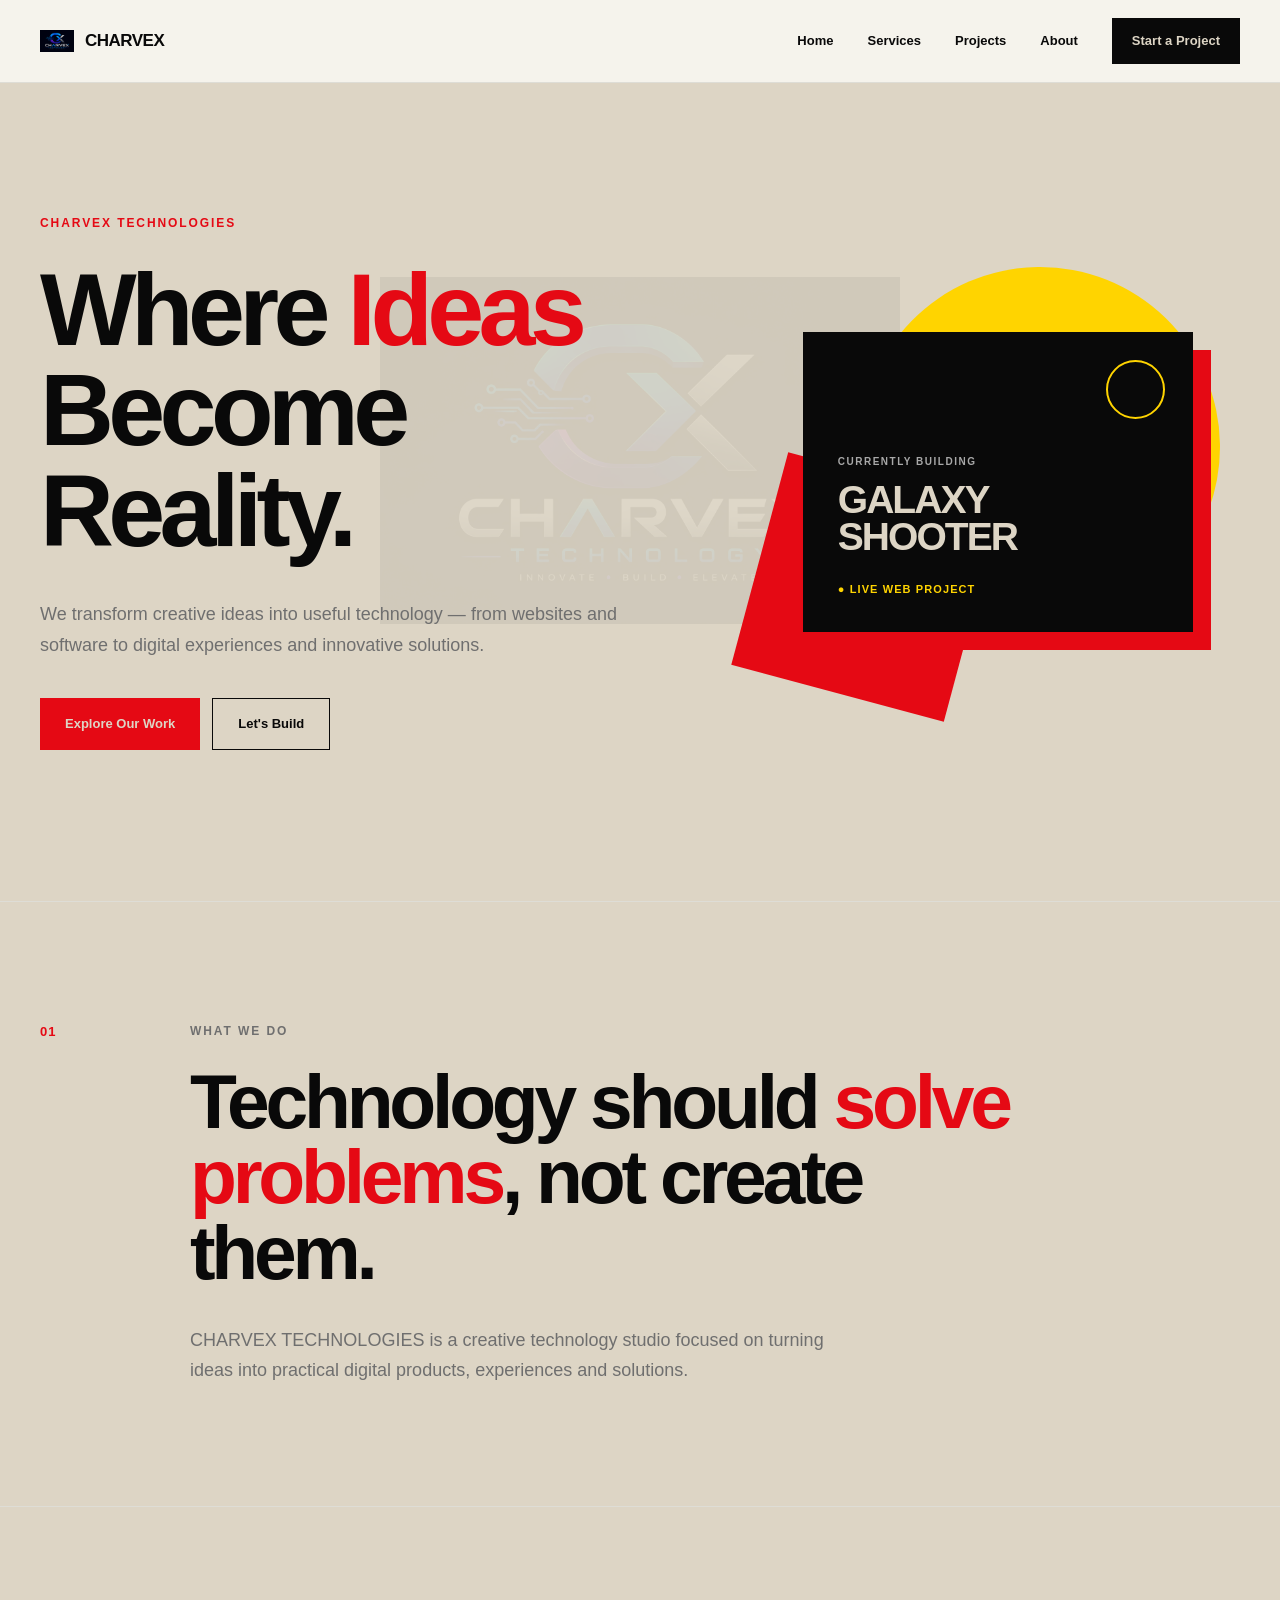
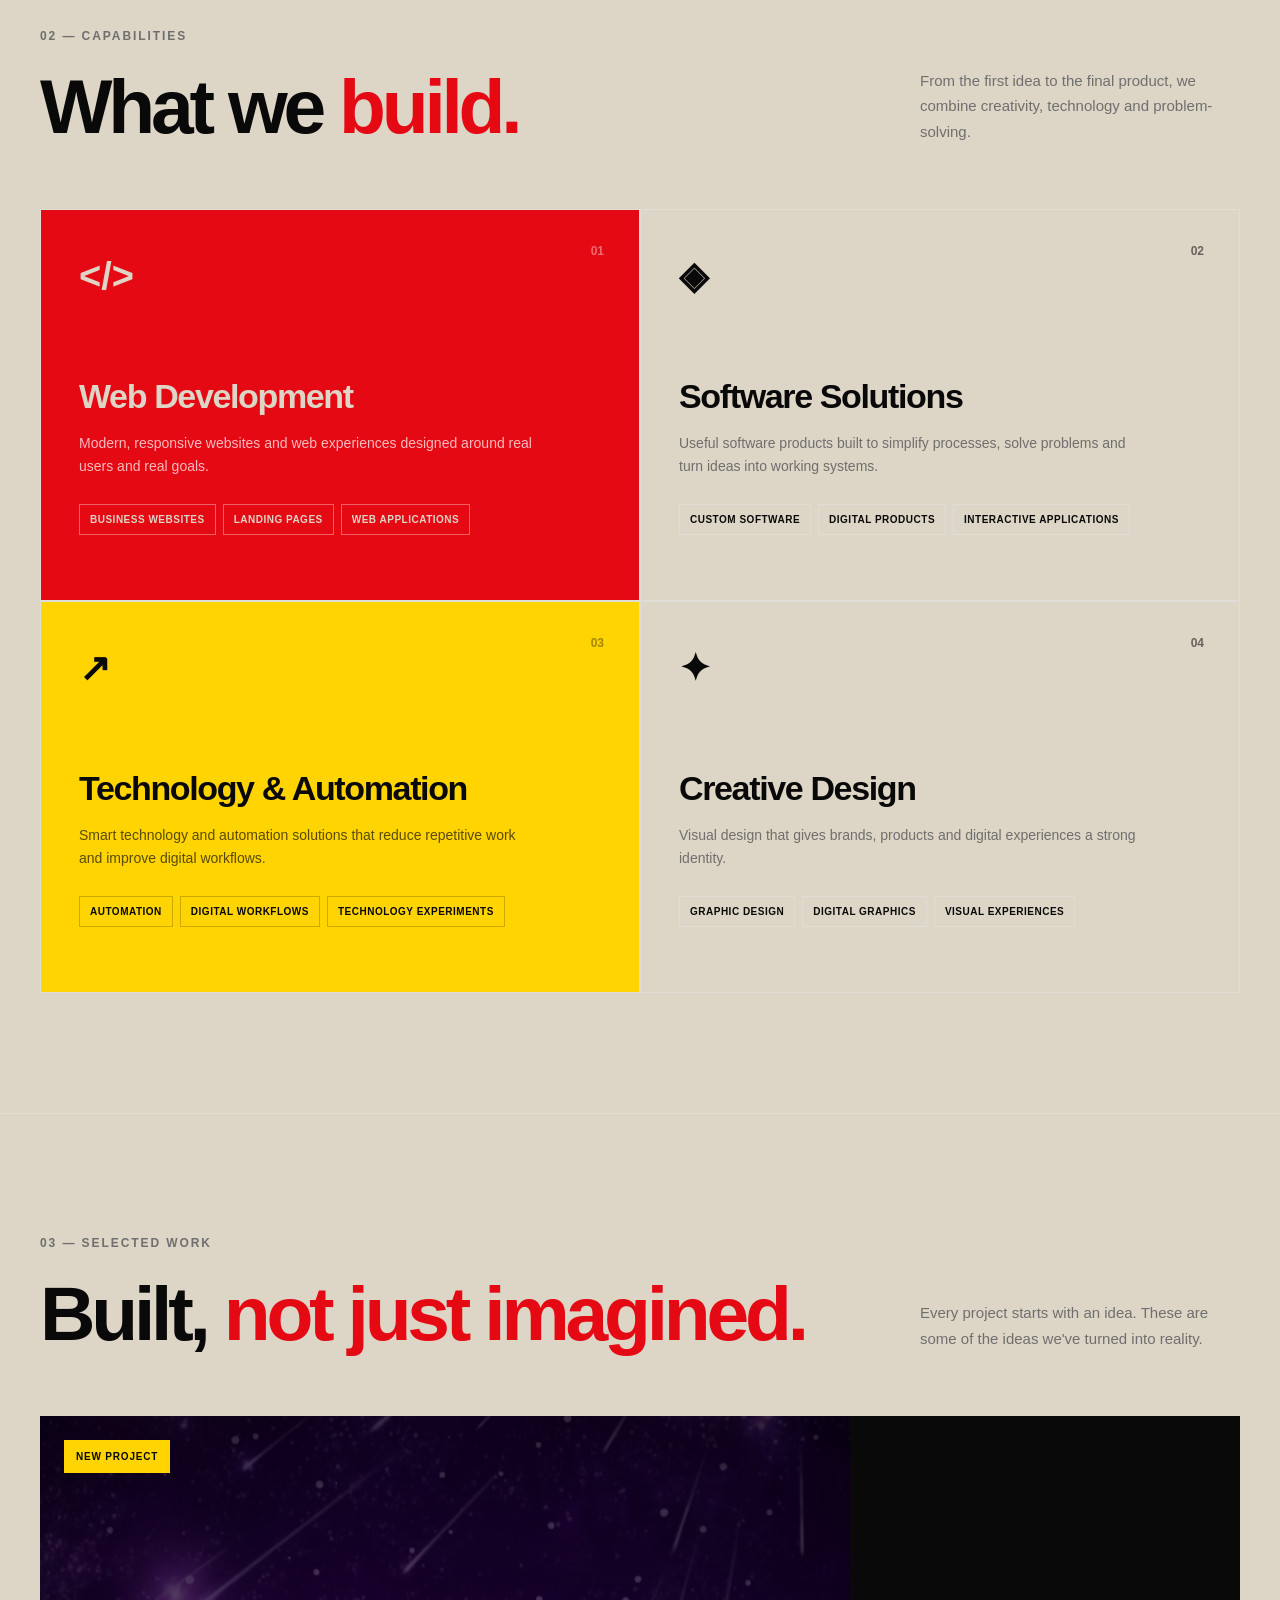
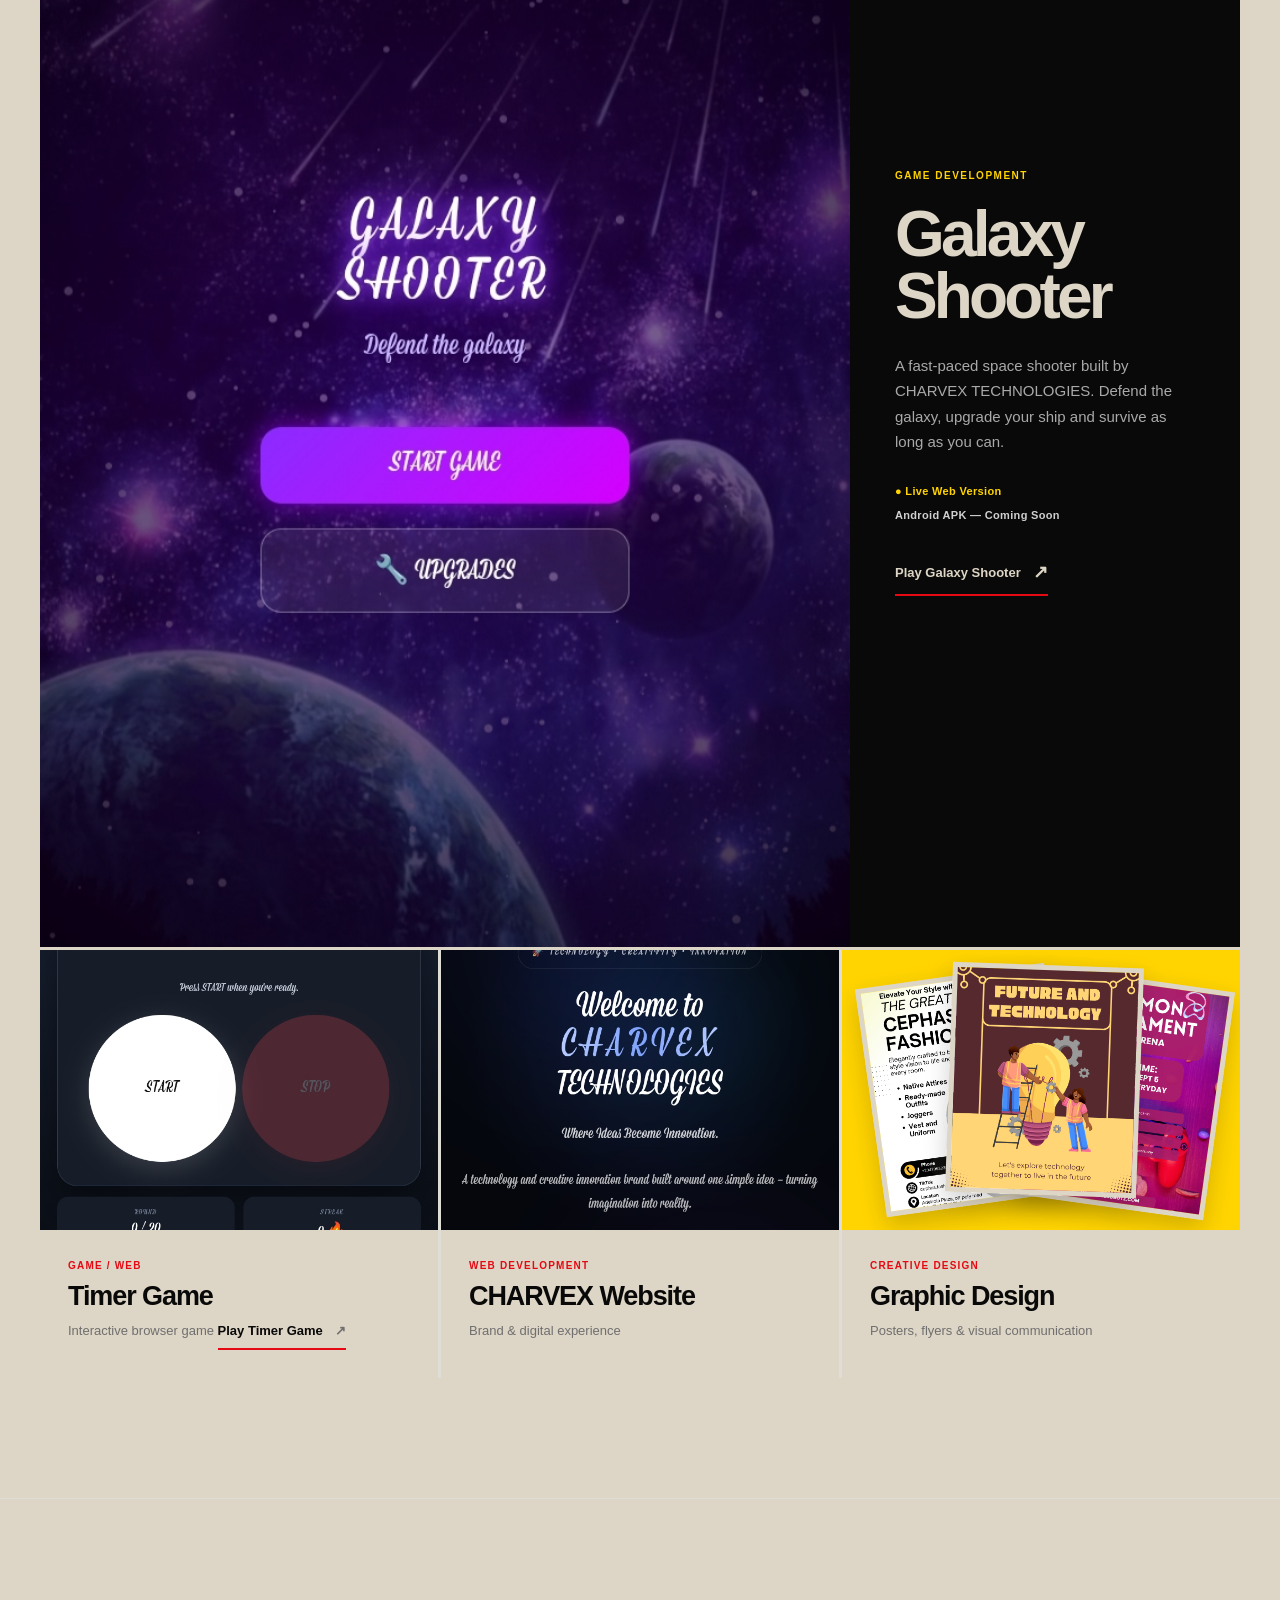
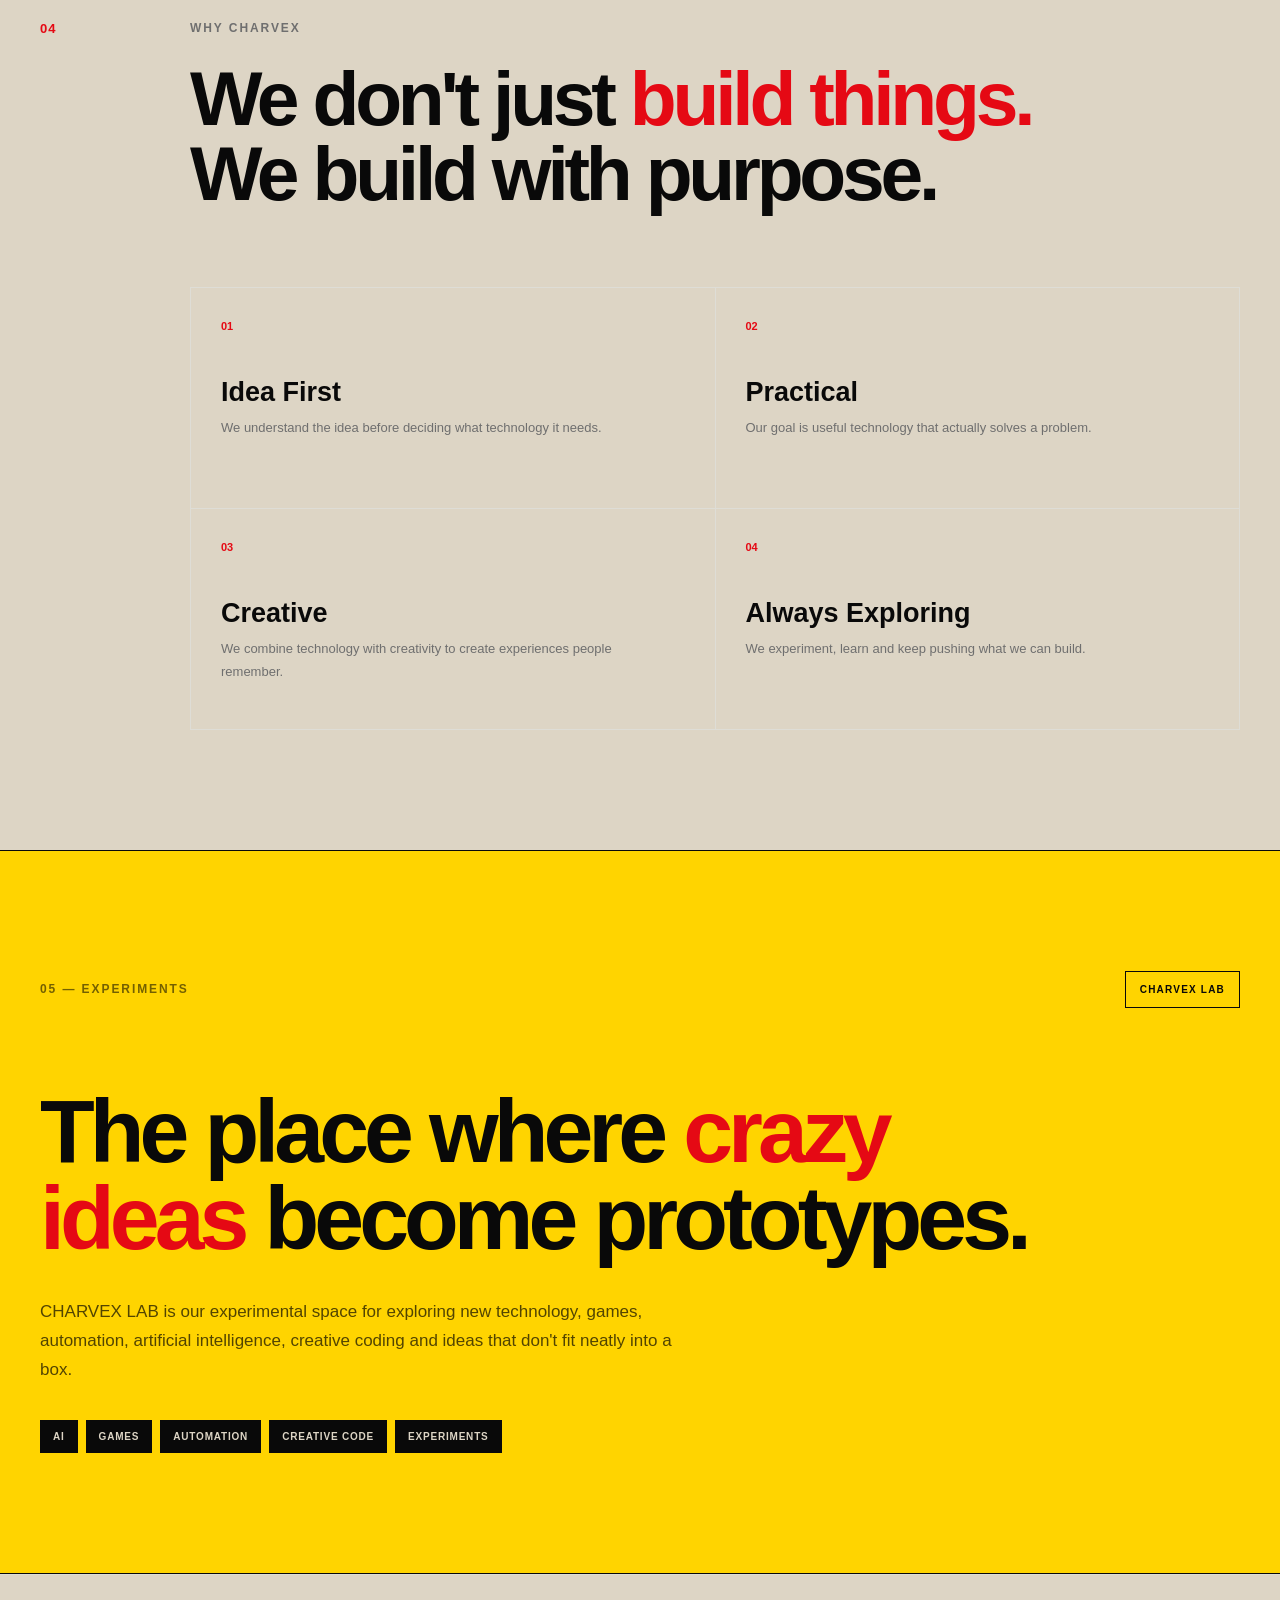
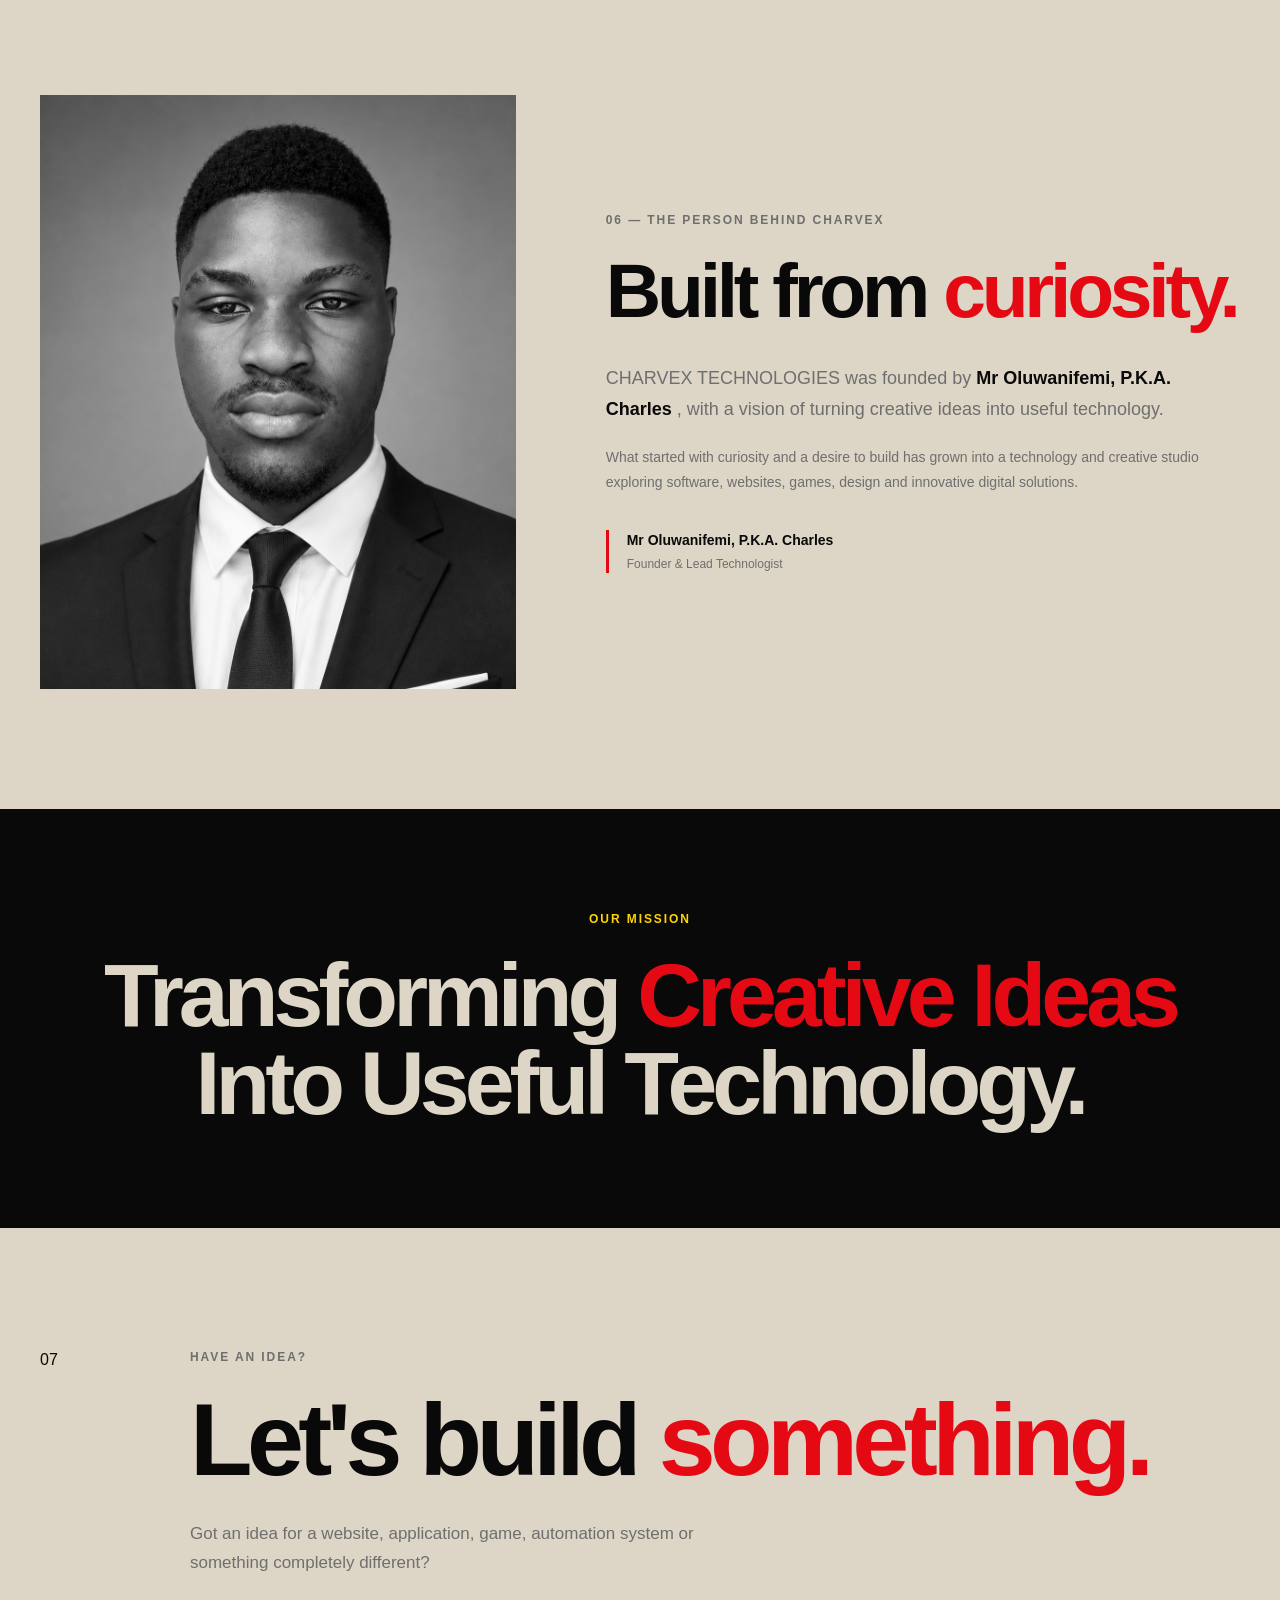
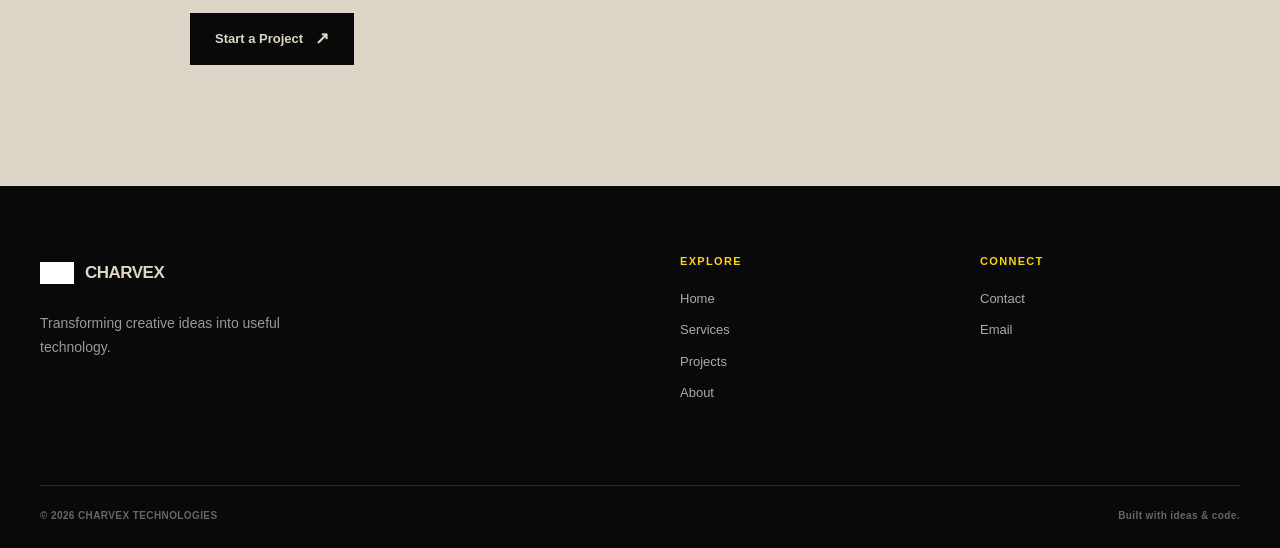
<file: index.html>
<!DOCTYPE html>
<html lang="en">

<head>

    <meta charset="UTF-8">

    <meta name="viewport"
          content="width=device-width, initial-scale=1.0">

    <meta name="description"
          content="CHARVEX TECHNOLOGIES — Transforming creative ideas into useful technology through web development, software, automation and digital experiences.">

    <meta name="keywords"
          content="CHARVEX Technologies, web development, software development, technology, automation, Nigeria">

    <meta name="author"
          content="CHARVEX TECHNOLOGIES">

    <meta name="theme-color"
          content="#ffffff">

    <meta property="og:title"
          content="CHARVEX TECHNOLOGIES — Ideas Into Reality">

    <meta property="og:description"
          content="We transform creative ideas into useful technology.">

    <meta property="og:type"
          content="website">

    <meta property="og:image"
          content="charvex-logo.png">

    <title>
        CHARVEX TECHNOLOGIES — Ideas Into Reality
    </title>


    <!-- FAVICON -->

    <link rel="icon"
          type="image/png"
          href="charvex-logo.png">


    <!-- MAIN CSS -->

    <link rel="stylesheet"
          href="style.css">

</head>


<body>


    <!-- =========================================
         NAVIGATION
    ========================================== -->

    <header class="site-header">

        <nav class="navbar">

            <a href="#home"
               class="brand"
               aria-label="CHARVEX Technologies home">

                <img src="charvex-logo.png"
                     alt="CHARVEX Technologies logo">

                <span>
                    CHARVEX
                </span>

            </a>


            <button class="menu-toggle"
                    id="menuToggle"
                    aria-label="Open navigation menu"
                    aria-expanded="false"
                    aria-controls="mainNav">

                <span></span>
                <span></span>
                <span></span>

            </button>


            <div class="nav-links"
                 id="mainNav">

                <a href="#home">
                    Home
                </a>

                <a href="#services">
                    Services
                </a>

                <a href="#projects">
                    Projects
                </a>

                <a href="#about">
                    About
                </a>

                <a href="contact.html"
                   class="nav-contact">

                    Start a Project

                </a>

            </div>

        </nav>

    </header>



    <main>


        <!-- =========================================
             HERO
        ========================================== -->

        <section class="hero"
                 id="home">

            <div class="hero-content">

                <p class="eyebrow">
                    CHARVEX TECHNOLOGIES
                </p>


                <h1>

                    Where
                    <span>Ideas</span>
                    Become
                    <strong>Reality.</strong>

                </h1>


                <p class="hero-text">

                    We transform creative ideas into useful
                    technology — from websites and software
                    to digital experiences and innovative
                    solutions.

                </p>


                <div class="hero-actions">

                    <a href="#projects"
                       class="btn btn-primary">

                        Explore Our Work

                    </a>


                    <a href="contact.html"
                       class="btn btn-secondary">

                        Let's Build

                    </a>

                </div>

            </div>



            <div class="hero-visual"
                 aria-hidden="true">

                <div class="hero-shape hero-shape-one"></div>

                <div class="hero-shape hero-shape-two"></div>


                <div class="hero-card">

                    <span class="hero-card-label">

                        CURRENTLY BUILDING

                    </span>


                    <span class="hero-card-title">

                        GALAXY SHOOTER

                    </span>


                    <span class="hero-card-status">

                        ● LIVE WEB PROJECT

                    </span>

                </div>

            </div>

        </section>
        
                <!-- =========================================
             INTRO STATEMENT
        ========================================== -->

        <section class="statement section">

            <div class="section-number">
                01
            </div>


            <div class="statement-content">

                <p class="small-label">
                    WHAT WE DO
                </p>


                <h2>

                    Technology should
                    <span>solve problems</span>,
                    not create them.

                </h2>


                <p>

                    CHARVEX TECHNOLOGIES is a creative
                    technology studio focused on turning
                    ideas into practical digital products,
                    experiences and solutions.

                </p>

            </div>

        </section>



        <!-- =========================================
             SERVICES
        ========================================== -->

        <section class="services section"
                 id="services">

            <div class="section-heading">

                <div>

                    <p class="small-label">
                        02 — CAPABILITIES
                    </p>


                    <h2>

                        What we
                        <span>build.</span>

                    </h2>

                </div>


                <p>

                    From the first idea to the final product,
                    we combine creativity, technology and
                    problem-solving.

                </p>

            </div>



            <div class="services-grid">


                <!-- SERVICE 01 -->

                <article class="service-card service-red">

                    <span class="service-number">
                        01
                    </span>


                    <div class="service-icon">
                        &lt;/&gt;
                    </div>


                    <h3>
                        Web Development
                    </h3>


                    <p>

                        Modern, responsive websites and
                        web experiences designed around
                        real users and real goals.

                    </p>


                    <ul>

                        <li>
                            Business Websites
                        </li>

                        <li>
                            Landing Pages
                        </li>

                        <li>
                            Web Applications
                        </li>

                    </ul>

                </article>



                <!-- SERVICE 02 -->

                <article class="service-card">

                    <span class="service-number">
                        02
                    </span>


                    <div class="service-icon">
                        ◈
                    </div>


                    <h3>
                        Software Solutions
                    </h3>


                    <p>

                        Useful software products built to
                        simplify processes, solve problems
                        and turn ideas into working systems.

                    </p>


                    <ul>

                        <li>
                            Custom Software
                        </li>

                        <li>
                            Digital Products
                        </li>

                        <li>
                            Interactive Applications
                        </li>

                    </ul>

                </article>



                <!-- SERVICE 03 -->

                <article class="service-card service-yellow">

                    <span class="service-number">
                        03
                    </span>


                    <div class="service-icon">
                        ↗
                    </div>


                    <h3>
                        Technology &amp; Automation
                    </h3>


                    <p>

                        Smart technology and automation
                        solutions that reduce repetitive work
                        and improve digital workflows.

                    </p>


                    <ul>

                        <li>
                            Automation
                        </li>

                        <li>
                            Digital Workflows
                        </li>

                        <li>
                            Technology Experiments
                        </li>

                    </ul>

                </article>



                <!-- SERVICE 04 -->

                <article class="service-card">

                    <span class="service-number">
                        04
                    </span>


                    <div class="service-icon">
                        ✦
                    </div>


                    <h3>
                        Creative Design
                    </h3>


                    <p>

                        Visual design that gives brands,
                        products and digital experiences
                        a strong identity.

                    </p>


                    <ul>

                        <li>
                            Graphic Design
                        </li>

                        <li>
                            Digital Graphics
                        </li>

                        <li>
                            Visual Experiences
                        </li>

                    </ul>

                </article>

            </div>

        </section>



        <!-- =========================================
             PROJECTS
        ========================================== -->

        <section class="projects section"
                 id="projects">

            <div class="section-heading">

                <div>

                    <p class="small-label">
                        03 — SELECTED WORK
                    </p>


                    <h2>

                        Built,
                        <span>not just imagined.</span>

                    </h2>

                </div>


                <p>

                    Every project starts with an idea.
                    These are some of the ideas we've
                    turned into reality.

                </p>

            </div>



            <!-- =====================================
                 FEATURED PROJECT — GALAXY SHOOTER
            ====================================== -->

            <article class="featured-project">

                <div class="project-image">

                    <img src="galaxy-shooter.png"
                         alt="Galaxy Shooter game project">


                    <span class="project-badge">
                        NEW PROJECT
                    </span>

                </div>


                <div class="project-info">

                    <p class="project-category">
                        GAME DEVELOPMENT
                    </p>


                    <h3>
                        Galaxy Shooter
                    </h3>


                    <p>

                        A fast-paced space shooter built
                        by CHARVEX TECHNOLOGIES. Defend
                        the galaxy, upgrade your ship and
                        survive as long as you can.

                    </p>


                    <div class="project-status">

                        <span>
                            ● Live Web Version
                        </span>


                        <span>
                            Android APK — Coming Soon
                        </span>

                    </div>


                    <a href="https://charvexgalaxyshooter.netlify.app"
                       target="_blank"
                       rel="noopener noreferrer"
                       class="project-link">

                        Play Galaxy Shooter

                        <span>
                            ↗
                        </span>

                    </a>

                </div>

            </article>



            <!-- =====================================
                 OTHER PROJECTS
            ====================================== -->

            <div class="projects-grid">


                <!-- TIMER GAME -->

                <article class="project-card">

                    <div class="project-card-image">

                        <img src="timer-game.png"
                             alt="CHARVEX Timer Game project">

                    </div>


                    <div class="project-card-content">

                        <p>
                            GAME / WEB
                        </p>


                        <h3>
                            Timer Game
                        </h3>


                        <span>
                            Interactive browser game
                        </span>


                        <a href="https://charvextimergame.netlify.app"
                           target="_blank"
                           rel="noopener noreferrer"
                           class="project-link">

                            Play Timer Game

                            <span>
                                ↗
                            </span>

                        </a>

                    </div>

                </article>



                <!-- CHARVEX WEBSITE -->

                <article class="project-card">

                    <div class="project-card-image">

                        <img src="charvex-website.png"
                             alt="CHARVEX Technologies website project">

                    </div>


                    <div class="project-card-content">

                        <p>
                            WEB DEVELOPMENT
                        </p>


                        <h3>
                            CHARVEX Website
                        </h3>


                        <span>
                            Brand &amp; digital experience
                        </span>

                    </div>

                </article>



                <!-- GRAPHIC DESIGN -->

                <article class="project-card project-design">

                    <div class="design-stack">

                        <img src="flyer-1.png"
                             alt="CHARVEX graphic design project">


                        <img src="flyer-2.png"
                             alt="CHARVEX graphic design work">


                        <img src="flyer-3.png"
                             alt="CHARVEX promotional design">

                    </div>


                    <div class="project-card-content">

                        <p>
                            CREATIVE DESIGN
                        </p>


                        <h3>
                            Graphic Design
                        </h3>


                        <span>
                            Posters, flyers &amp;
                            visual communication
                        </span>

                    </div>

                </article>

            </div>

        </section>
        
                <!-- =========================================
             WHY CHARVEX
        ========================================== -->

        <section class="why-charvex section">

            <div class="section-number">
                04
            </div>


            <div class="why-content">

                <p class="small-label">
                    WHY CHARVEX
                </p>


                <h2>

                    We don't just
                    <span>build things.</span>
                    We build with purpose.

                </h2>


                <div class="why-grid">


                    <!-- WHY 01 -->

                    <div class="why-item">

                        <span>
                            01
                        </span>


                        <h3>
                            Idea First
                        </h3>


                        <p>

                            We understand the idea before
                            deciding what technology it needs.

                        </p>

                    </div>



                    <!-- WHY 02 -->

                    <div class="why-item">

                        <span>
                            02
                        </span>


                        <h3>
                            Practical
                        </h3>


                        <p>

                            Our goal is useful technology
                            that actually solves a problem.

                        </p>

                    </div>



                    <!-- WHY 03 -->

                    <div class="why-item">

                        <span>
                            03
                        </span>


                        <h3>
                            Creative
                        </h3>


                        <p>

                            We combine technology with
                            creativity to create experiences
                            people remember.

                        </p>

                    </div>



                    <!-- WHY 04 -->

                    <div class="why-item">

                        <span>
                            04
                        </span>


                        <h3>
                            Always Exploring
                        </h3>


                        <p>

                            We experiment, learn and keep
                            pushing what we can build.

                        </p>

                    </div>

                </div>

            </div>

        </section>



        <!-- =========================================
             CHARVEX LAB
        ========================================== -->

        <section class="lab section">

            <div class="lab-header">

                <p class="small-label">
                    05 — EXPERIMENTS
                </p>


                <span class="lab-tag">
                    CHARVEX LAB
                </span>

            </div>


            <div class="lab-content">

                <h2>

                    The place where
                    <span>crazy ideas</span>
                    become prototypes.

                </h2>


                <p>

                    CHARVEX LAB is our experimental space
                    for exploring new technology, games,
                    automation, artificial intelligence,
                    creative coding and ideas that don't
                    fit neatly into a box.

                </p>


                <div class="lab-topics">

                    <span>
                        AI
                    </span>

                    <span>
                        Games
                    </span>

                    <span>
                        Automation
                    </span>

                    <span>
                        Creative Code
                    </span>

                    <span>
                        Experiments
                    </span>

                </div>

            </div>

        </section>



        <!-- =========================================
             ABOUT / FOUNDER
        ========================================== -->

        <section class="about section"
                 id="about">


            <div class="about-image">

                <img src="owner.png"
                     alt="Founder of CHARVEX TECHNOLOGIES">

            </div>



            <div class="about-content">

                <p class="small-label">
                    06 — THE PERSON BEHIND CHARVEX
                </p>


                <h2>

                    Built from
                    <span>curiosity.</span>

                </h2>


                <p class="about-lead">

                    CHARVEX TECHNOLOGIES was founded by
                    <strong>
                        Mr Oluwanifemi, P.K.A. Charles
                    </strong>,
                    with a vision of turning creative ideas
                    into useful technology.

                </p>


                <p>

                    What started with curiosity and a desire
                    to build has grown into a technology and
                    creative studio exploring software,
                    websites, games, design and innovative
                    digital solutions.

                </p>


                <div class="founder-role">

                    <strong>
                        Mr Oluwanifemi, P.K.A. Charles
                    </strong>


                    <span>
                        Founder &amp; Lead Technologist
                    </span>

                </div>

            </div>

        </section>
        
                <!-- =========================================
             MISSION
        ========================================== -->

        <section class="mission section">

            <p class="small-label">
                OUR MISSION
            </p>


            <h2>

                Transforming
                <span>Creative Ideas</span>
                Into Useful Technology.

            </h2>

        </section>



        <!-- =========================================
             FINAL CTA
        ========================================== -->

        <section class="final-cta section">

            <div class="cta-number">
                07
            </div>


            <div class="cta-content">

                <p class="small-label">
                    HAVE AN IDEA?
                </p>


                <h2>

                    Let's build
                    <span>something.</span>

                </h2>


                <p>

                    Got an idea for a website, application,
                    game, automation system or something
                    completely different?

                </p>


                <a href="contact.html"
                   class="btn btn-dark">

                    Start a Project

                    <span>
                        ↗
                    </span>

                </a>

            </div>

        </section>


    </main>



    <!-- =========================================
         FOOTER
    ========================================== -->

    <footer class="site-footer">

        <div class="footer-main">


            <!-- FOOTER BRAND -->

            <div class="footer-brand">

                <a href="#home"
                   class="brand">

                    <img src="charvex-logo.png"
                         alt="CHARVEX Technologies logo">

                    <span>
                        CHARVEX
                    </span>

                </a>


                <p>

                    Transforming creative ideas
                    into useful technology.

                </p>

            </div>



            <!-- FOOTER LINKS -->

            <div class="footer-links">


                <div>

                    <h3>
                        Explore
                    </h3>


                    <a href="#home">
                        Home
                    </a>


                    <a href="#services">
                        Services
                    </a>


                    <a href="#projects">
                        Projects
                    </a>


                    <a href="#about">
                        About
                    </a>

                </div>



                <div>

                    <h3>
                        Connect
                    </h3>


                    <a href="contact.html">
                        Contact
                    </a>


                    <a href="mailto:charvextechnology@gmail.com">
                        Email
                    </a>

                </div>

            </div>

        </div>



        <!-- FOOTER BOTTOM -->

        <div class="footer-bottom">

            <span>
                © <span data-current-year></span>
                CHARVEX TECHNOLOGIES
            </span>


            <span>
                Built with ideas &amp; code.
            </span>

        </div>

    </footer>



    <!-- =========================================
         MAIN JAVASCRIPT
    ========================================== -->

    <script src="script.js"></script>


</body>

</html>
</file>
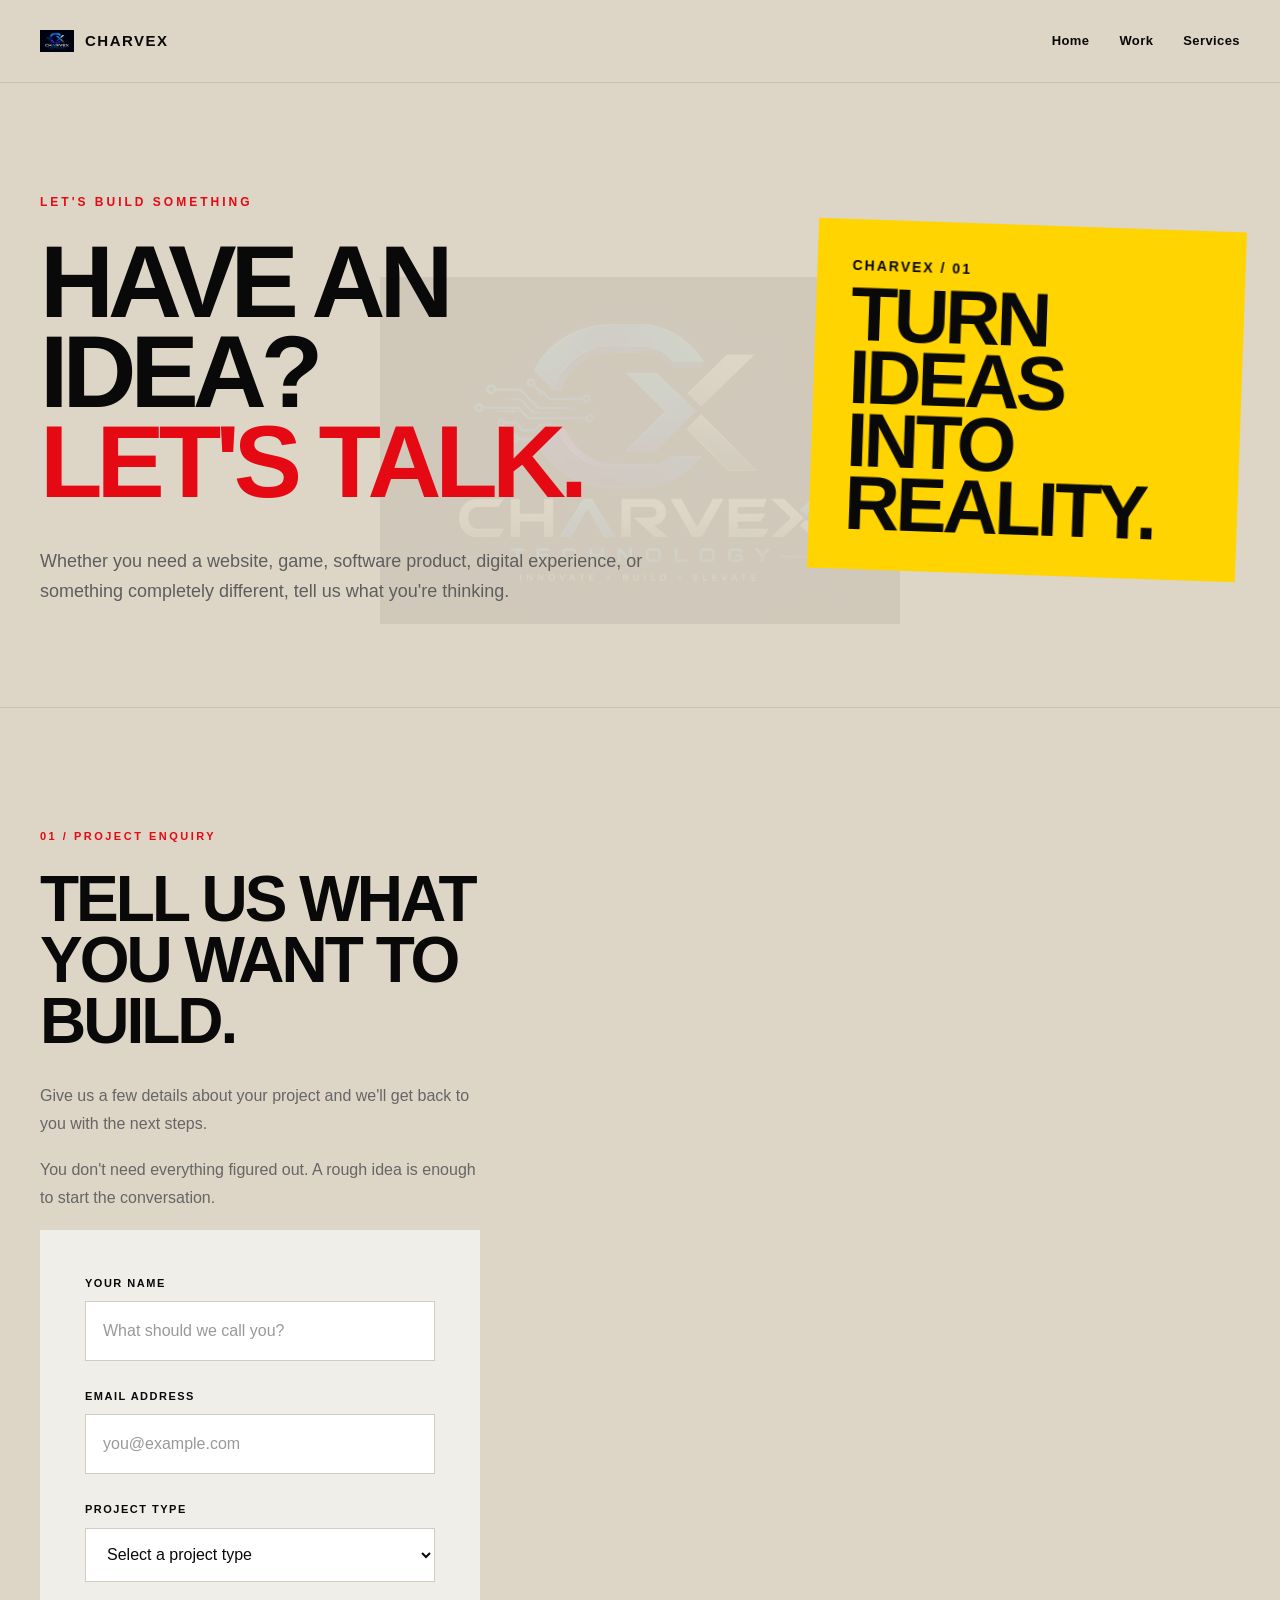
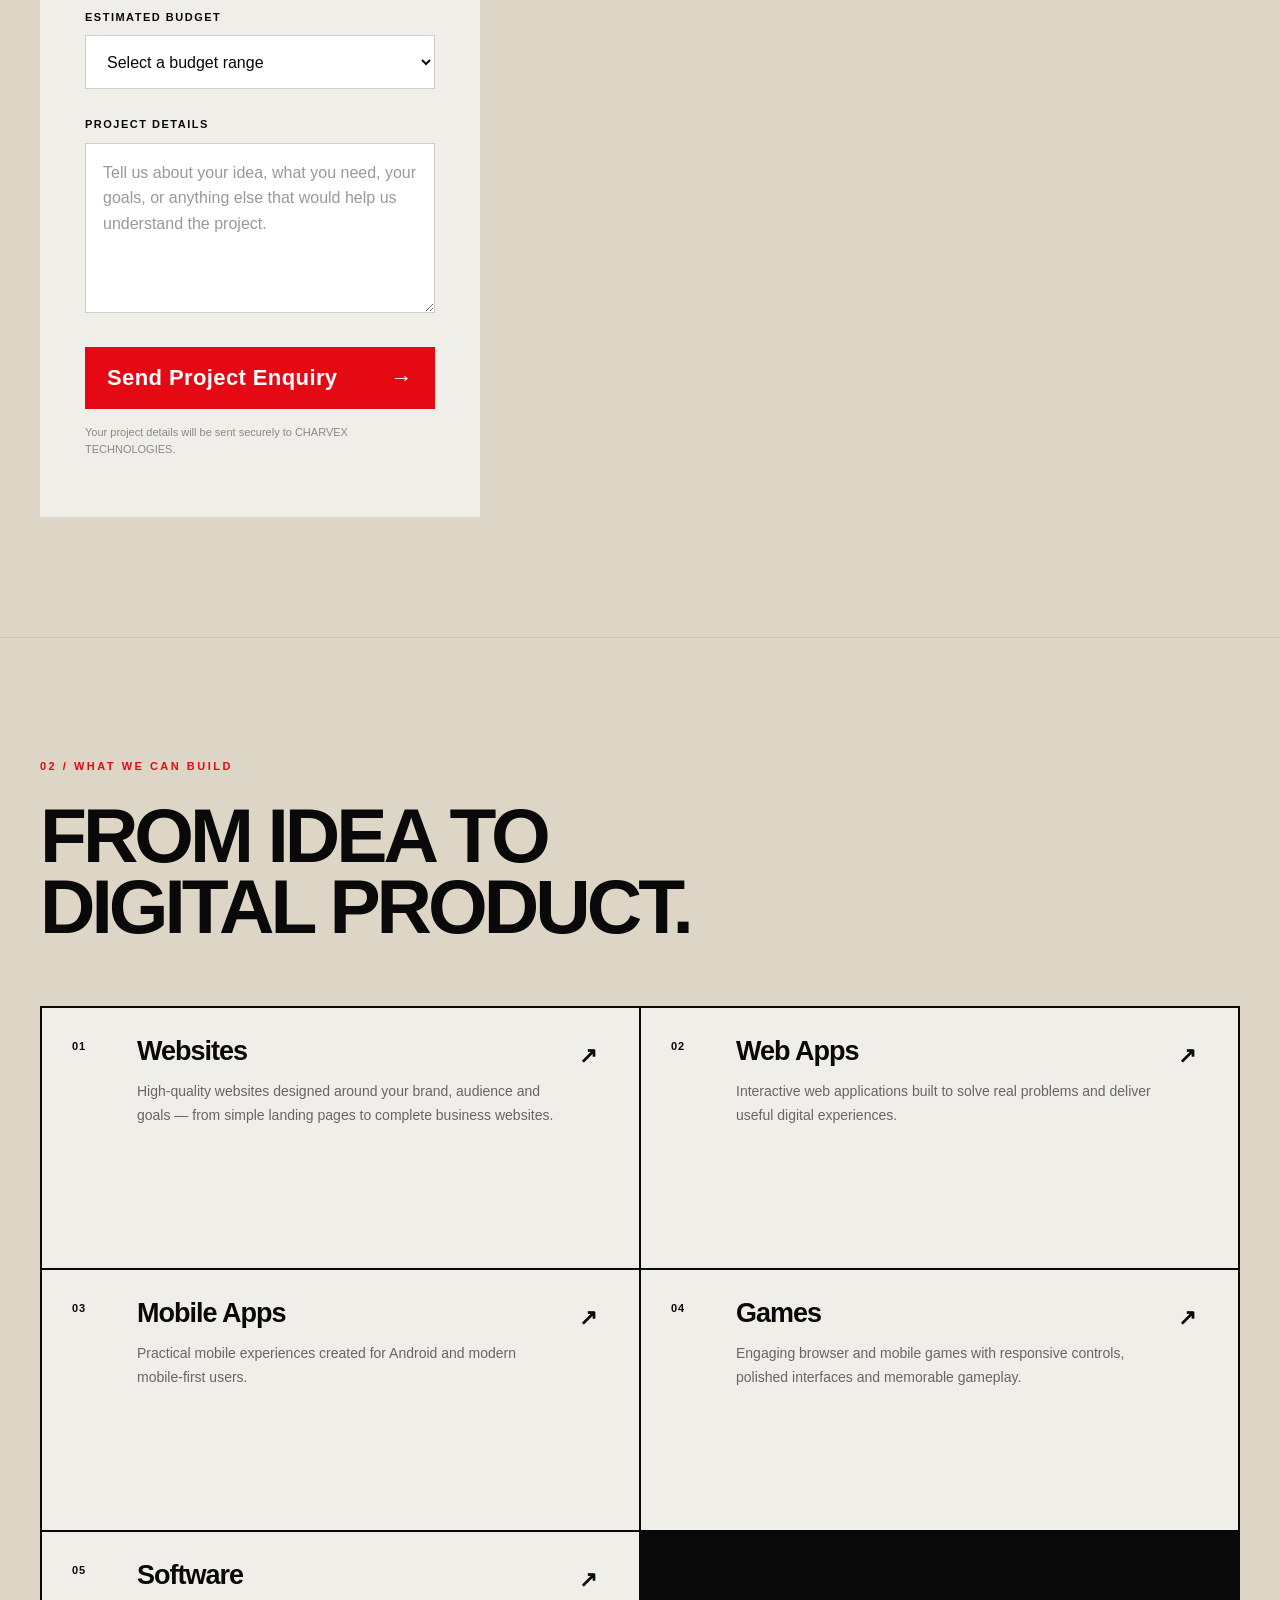
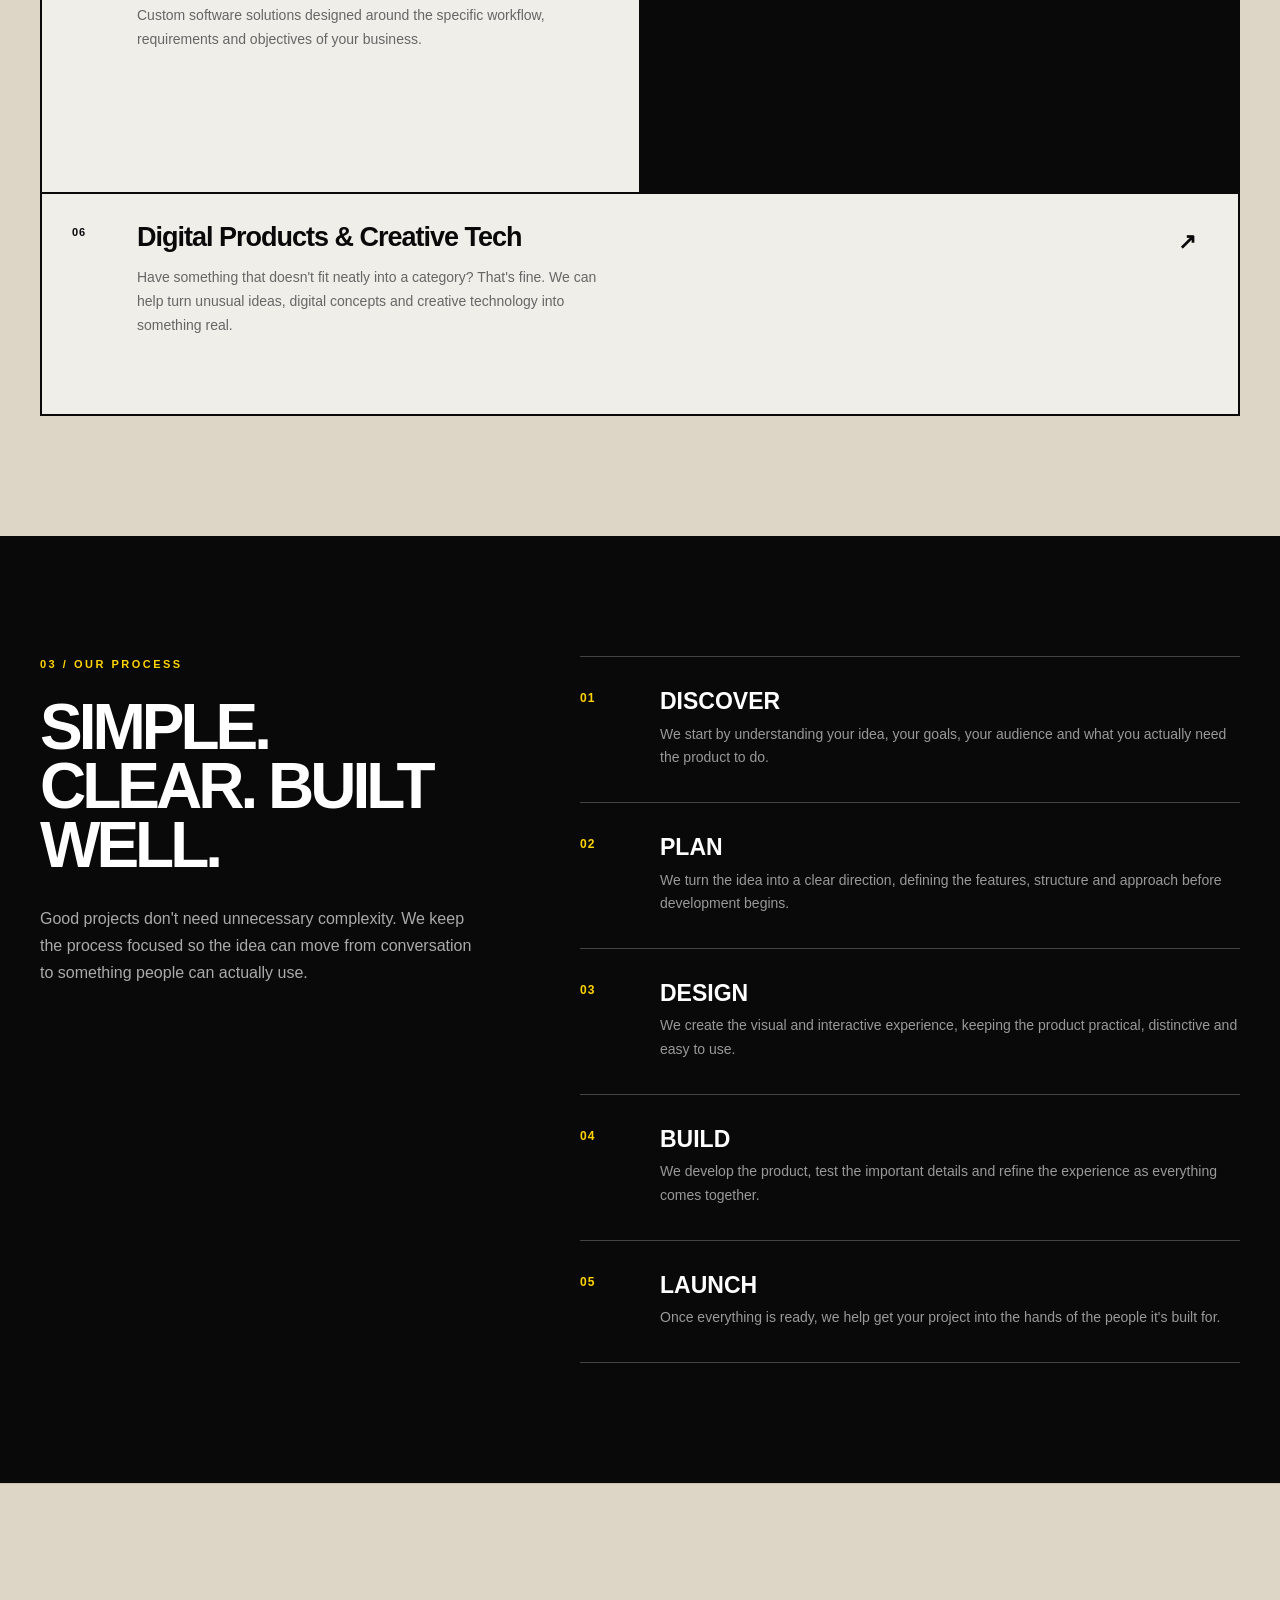
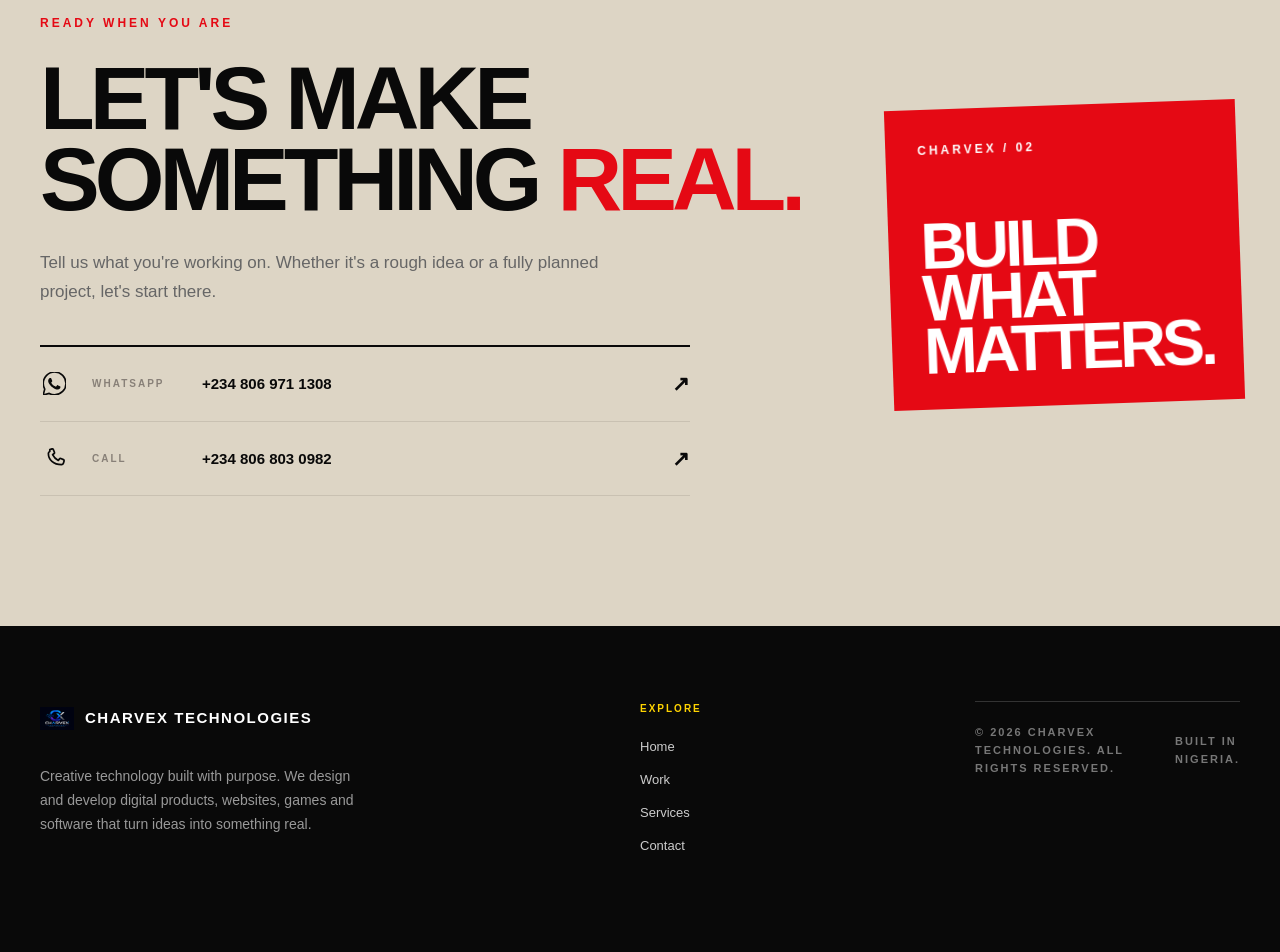
<file: contact.html>
<!DOCTYPE html>
<html lang="en">

<head>

    <meta charset="UTF-8">

    <meta
        name="viewport"
        content="width=device-width, initial-scale=1.0"
    >

    <meta
        name="description"
        content="Contact CHARVEX TECHNOLOGIES for websites, games, software, digital products and creative technology solutions."
    >

    <title>
        Contact — CHARVEX TECHNOLOGIES
    </title>

    <link
        rel="stylesheet"
        href="contact.css"
    >

</head>


<body>


<!-- =====================================================
     HEADER
     ===================================================== -->

<header class="site-header">

    <div class="navbar">

        <a
            href="index.html"
            class="brand"
            aria-label="CHARVEX TECHNOLOGIES Home"
        >

            <img
                src="charvex-logo.png"
                alt="CHARVEX TECHNOLOGIES logo"
            >

            <span>
                CHARVEX
            </span>

        </a>


        <button
            class="menu-toggle"
            id="menuToggle"
            type="button"
            aria-label="Open navigation menu"
            aria-expanded="false"
            aria-controls="mainNav"
        >

            <span></span>
            <span></span>
            <span></span>

        </button>


        <nav
            class="nav-links"
            id="mainNav"
        >

            <a href="index.html">
                Home
            </a>

            <a href="index.html#work">
                Work
            </a>

            <a href="index.html#services">
                Services
            </a>

        </nav>

    </div>

</header>



<!-- =====================================================
     CONTACT HERO
     ===================================================== -->

<main>

    <section class="contact-hero">

        <div class="contact-hero-content">

            <p class="eyebrow">
                LET'S BUILD SOMETHING
            </p>


            <h1>

                HAVE AN
                <strong>
                    IDEA?
                </strong>

                <span>
                    LET'S TALK.
                </span>

            </h1>


            <p class="contact-intro">

                Whether you need a website, game,
                software product, digital experience,
                or something completely different,
                tell us what you're thinking.

            </p>

        </div>


        <div
            class="contact-hero-mark"
            aria-hidden="true"
        >

            <span>
                CHARVEX / 01
            </span>

            <strong>
                TURN
                IDEAS
                INTO
                REALITY.
            </strong>

        </div>

    </section>



    <!-- =================================================
         PROJECT ENQUIRY
         ================================================= -->

    <section class="contact-section">

        <div class="contact-info">

            <p class="section-number">
                01 / PROJECT ENQUIRY
            </p>


            <h2>
                TELL US
                WHAT YOU
                WANT TO
                BUILD.
            </h2>


            <p>
                Give us a few details about your
                project and we'll get back to you
                with the next steps.
            </p>


            <p>
                You don't need everything figured
                out. A rough idea is enough to start
                the conversation.
            </p>


        <!-- PROJECT FORM -->

        <div class="contact-form-wrap">

            <form
                class="project-form"
                id="projectForm"
                action="https://formsubmit.co/ajax/charvextechnology@gmail.com"
                method="POST"
            >

                <input
                    type="hidden"
                    name="_subject"
                    value="New CHARVEX TECHNOLOGIES Project Enquiry"
                >

                <input
                    type="hidden"
                    name="_captcha"
                    value="false"
                >

                <input
                    type="hidden"
                    name="_template"
                    value="table"
                >


                <div class="form-group">

                    <label for="name">
                        Your Name
                    </label>

                    <input
                        type="text"
                        id="name"
                        name="name"
                        placeholder="What should we call you?"
                        required
                    >

                </div>


                <div class="form-group">

                    <label for="email">
                        Email Address
                    </label>

                    <input
                        type="email"
                        id="email"
                        name="email"
                        placeholder="you@example.com"
                        required
                    >

                </div>
                
                                <div class="form-group">

                    <label for="project">
                        Project Type
                    </label>

                    <select
                        id="project"
                        name="project"
                        required
                    >

                        <option
                            value=""
                            selected
                            disabled
                        >
                            Select a project type
                        </option>

                        <option value="Website">
                            Website
                        </option>

                        <option value="Web App">
                            Web App
                        </option>

                        <option value="Mobile App">
                            Mobile App
                        </option>

                        <option value="Game">
                            Game
                        </option>

                        <option value="Software">
                            Software
                        </option>

                        <option value="Digital Product">
                            Digital Product
                        </option>

                        <option value="Other">
                            Other
                        </option>

                    </select>

                </div>


                <div class="form-group">

                    <label for="budget">
                        Estimated Budget
                    </label>

                    <select
                        id="budget"
                        name="budget"
                    >

                        <option
                            value=""
                            selected
                            disabled
                        >
                            Select a budget range
                        </option>

                        <option value="Under ₦100,000">
                            Under ₦100,000
                        </option>

                        <option value="₦100,000 — ₦250,000">
                            ₦100,000 — ₦250,000
                        </option>

                        <option value="₦250,000 — ₦500,000">
                            ₦250,000 — ₦500,000
                        </option>

                        <option value="₦500,000 — ₦1,000,000">
                            ₦500,000 — ₦1,000,000
                        </option>

                        <option value="₦1,000,000+">
                            ₦1,000,000+
                        </option>

                        <option value="Not sure yet">
                            Not sure yet
                        </option>

                    </select>

                </div>


                <div class="form-group">

                    <label for="message">
                        Project Details
                    </label>

                    <textarea
                        id="message"
                        name="message"
                        placeholder="Tell us about your idea, what you need, your goals, or anything else that would help us understand the project."
                        required
                    ></textarea>

                </div>


                <button
                    type="submit"
                    class="form-submit"
                >

                    <span>
                        Send Project Enquiry
                    </span>

                    <span aria-hidden="true">
                        →
                    </span>

                </button>


                <p
                    class="form-note"
                    id="formNote"
                >
                    Your project details will be sent securely
                    to CHARVEX TECHNOLOGIES.
                </p>


                <p
                    id="formStatus"
                    class="form-status"
                    aria-live="polite"
                ></p>

            </form>

        </div>

    </section>



    <!-- =================================================
         WHAT WE CAN BUILD
         ================================================= -->

    <section class="build-section">

        <div class="build-heading">

            <p class="section-number">
                02 / WHAT WE CAN BUILD
            </p>

            <h2>
                FROM IDEA
                TO DIGITAL
                PRODUCT.
            </h2>

        </div>


        <div class="build-grid">


            <article class="build-card">

                <span class="build-index">
                    01
                </span>

                <div>

                    <h3>
                        Websites
                    </h3>

                    <p>
                        High-quality websites designed
                        around your brand, audience and
                        goals — from simple landing pages
                        to complete business websites.
                    </p>

                </div>

                <span
                    class="build-arrow"
                    aria-hidden="true"
                >
                    ↗
                </span>

            </article>



            <article class="build-card">

                <span class="build-index">
                    02
                </span>

                <div>

                    <h3>
                        Web Apps
                    </h3>

                    <p>
                        Interactive web applications
                        built to solve real problems and
                        deliver useful digital experiences.
                    </p>

                </div>

                <span
                    class="build-arrow"
                    aria-hidden="true"
                >
                    ↗
                </span>

            </article>



            <article class="build-card">

                <span class="build-index">
                    03
                </span>

                <div>

                    <h3>
                        Mobile Apps
                    </h3>

                    <p>
                        Practical mobile experiences
                        created for Android and modern
                        mobile-first users.
                    </p>

                </div>

                <span
                    class="build-arrow"
                    aria-hidden="true"
                >
                    ↗
                </span>

            </article>



            <article class="build-card">

                <span class="build-index">
                    04
                </span>

                <div>

                    <h3>
                        Games
                    </h3>

                    <p>
                        Engaging browser and mobile games
                        with responsive controls, polished
                        interfaces and memorable gameplay.
                    </p>

                </div>

                <span
                    class="build-arrow"
                    aria-hidden="true"
                >
                    ↗
                </span>

            </article>



            <article class="build-card">

                <span class="build-index">
                    05
                </span>

                <div>

                    <h3>
                        Software
                    </h3>

                    <p>
                        Custom software solutions designed
                        around the specific workflow,
                        requirements and objectives of
                        your business.
                    </p>

                </div>

                <span
                    class="build-arrow"
                    aria-hidden="true"
                >
                    ↗
                </span>

            </article>



            <article class="build-card build-card-wide">

                <span class="build-index">
                    06
                </span>

                <div>

                    <h3>
                        Digital Products & Creative Tech
                    </h3>

                    <p>
                        Have something that doesn't fit
                        neatly into a category? That's fine.
                        We can help turn unusual ideas,
                        digital concepts and creative
                        technology into something real.
                    </p>

                </div>

                <span
                    class="build-arrow"
                    aria-hidden="true"
                >
                    ↗
                </span>

            </article>


        </div>

    </section>
    
        <!-- =================================================
         PROCESS
         ================================================= -->

    <section class="process-section">

        <div class="process-intro">

            <p class="section-number">
                03 / OUR PROCESS
            </p>

            <h2>
                SIMPLE.
                CLEAR.
                BUILT WELL.
            </h2>

            <p>
                Good projects don't need unnecessary
                complexity. We keep the process focused
                so the idea can move from conversation
                to something people can actually use.
            </p>

        </div>


        <div class="process-list">


            <div class="process-item">

                <span>
                    01
                </span>

                <div>

                    <h3>
                        DISCOVER
                    </h3>

                    <p>
                        We start by understanding your idea,
                        your goals, your audience and what
                        you actually need the product to do.
                    </p>

                </div>

            </div>



            <div class="process-item">

                <span>
                    02
                </span>

                <div>

                    <h3>
                        PLAN
                    </h3>

                    <p>
                        We turn the idea into a clear direction,
                        defining the features, structure and
                        approach before development begins.
                    </p>

                </div>

            </div>



            <div class="process-item">

                <span>
                    03
                </span>

                <div>

                    <h3>
                        DESIGN
                    </h3>

                    <p>
                        We create the visual and interactive
                        experience, keeping the product
                        practical, distinctive and easy to use.
                    </p>

                </div>

            </div>



            <div class="process-item">

                <span>
                    04
                </span>

                <div>

                    <h3>
                        BUILD
                    </h3>

                    <p>
                        We develop the product, test the
                        important details and refine the
                        experience as everything comes together.
                    </p>

                </div>

            </div>



            <div class="process-item">

                <span>
                    05
                </span>

                <div>

                    <h3>
                        LAUNCH
                    </h3>

                    <p>
                        Once everything is ready, we help
                        get your project into the hands of
                        the people it's built for.
                    </p>

                </div>

            </div>


        </div>

    </section>



    <!-- =================================================
         FINAL CTA
         ================================================= -->

    <section class="contact-cta">

        <div class="cta-content">

            <p class="eyebrow">
                READY WHEN YOU ARE
            </p>


            <h2>
                LET'S MAKE
                SOMETHING
                <span>
                    REAL.
                </span>
            </h2>


            <p>
                Tell us what you're working on.
                Whether it's a rough idea or a fully
                planned project, let's start there.
            </p>


            <div class="cta-actions">


                <!-- WHATSAPP -->

                <a
                    href="https://wa.me/2348069711308"
                    class="cta-action whatsapp-action"
                    target="_blank"
                    rel="noopener noreferrer"
                    aria-label="Contact CHARVEX TECHNOLOGIES on WhatsApp"
                >

                    <span
                        class="cta-icon"
                        aria-hidden="true"
                    >

                        <svg
                            viewBox="0 0 24 24"
                            fill="none"
                            xmlns="http://www.w3.org/2000/svg"
                        >

                            <path
                                d="M20.52 3.48A11.8 11.8 0 0 0 12.13 0C5.58 0 .25 5.33.25 11.88c0 2.09.55 4.13 1.59 5.92L.16 24l6.34-1.66a11.88 11.88 0 0 0 5.63 1.43h.01c6.54 0 11.86-5.33 11.86-11.88 0-3.17-1.23-6.15-3.48-8.41Z"
                                stroke="currentColor"
                                stroke-width="1.7"
                                stroke-linejoin="round"
                            />

                            <path
                                d="M8.63 6.9c-.23-.52-.47-.53-.69-.54h-.59c-.21 0-.55.08-.84.4-.29.32-1.1 1.07-1.1 2.61s1.13 3.03 1.29 3.24c.16.21 2.18 3.49 5.38 4.75 2.66 1.05 3.2.84 3.78.79.58-.05 1.87-.77 2.13-1.52.26-.75.26-1.39.18-1.52-.08-.13-.29-.21-.61-.37-.32-.16-1.87-.92-2.16-1.02-.29-.11-.5-.16-.71.16-.21.32-.81 1.02-.99 1.23-.18.21-.37.24-.68.08-.32-.16-1.33-.49-2.54-1.57-.94-.84-1.57-1.87-1.76-2.19-.18-.32-.02-.49.14-.65.14-.14.32-.37.47-.55.16-.18.21-.32.32-.53.11-.21.05-.4-.03-.56-.08-.16-.7-1.72-.98-2.34Z"
                                fill="currentColor"
                            />

                        </svg>

                    </span>


                    <span class="cta-action-label">
                        WHATSAPP
                    </span>


                    <strong>
                        +234 806 971 1308
                    </strong>


                    <span
                        class="cta-action-arrow"
                        aria-hidden="true"
                    >
                        ↗
                    </span>

                </a>



                <!-- PHONE -->

                <a
                    href="tel:+2348068030982"
                    class="cta-action phone-action"
                    aria-label="Call CHARVEX TECHNOLOGIES"
                >

                    <span
                        class="cta-icon"
                        aria-hidden="true"
                    >

                        <svg
                            viewBox="0 0 24 24"
                            fill="none"
                            xmlns="http://www.w3.org/2000/svg"
                        >

                            <path
                                d="M7.1 2.7 9.4 2c.56-.17 1.15.12 1.38.66l1.16 2.78c.2.47.06 1.02-.34 1.34L10 8.05a12.75 12.75 0 0 0 5.95 5.95l1.27-1.6c.32-.4.87-.54 1.34-.34l2.78 1.16c.54.23.83.82.66 1.38l-.7 2.3a2.1 2.1 0 0 1-2.05 1.49C10.88 18.39 5.61 13.12 5.61 6.75A2.1 2.1 0 0 1 7.1 4.7Z"
                                stroke="currentColor"
                                stroke-width="1.8"
                                stroke-linecap="round"
                                stroke-linejoin="round"
                            />

                        </svg>

                    </span>


                    <span class="cta-action-label">
                        CALL
                    </span>


                    <strong>
                        +234 806 803 0982
                    </strong>


                    <span
                        class="cta-action-arrow"
                        aria-hidden="true"
                    >
                        ↗
                    </span>

                </a>


            </div>

        </div>


        <div
            class="cta-mark"
            aria-hidden="true"
        >

            <span>
                CHARVEX / 02
            </span>

            <strong>
                BUILD
                WHAT
                MATTERS.
            </strong>

        </div>

    </section>
    
        <!-- =================================================
         FOOTER
         ================================================= -->

    </main>


    <footer class="site-footer">

        <div class="footer-main">


            <div class="footer-brand">

                <a
                    href="index.html"
                    class="footer-logo"
                    aria-label="CHARVEX TECHNOLOGIES Home"
                >

                    <img
                        src="charvex-logo.png"
                        alt="CHARVEX TECHNOLOGIES logo"
                    >

                    <span>
                        CHARVEX TECHNOLOGIES
                    </span>

                </a>


                <p>
                    Creative technology built with
                    purpose. We design and develop
                    digital products, websites, games
                    and software that turn ideas into
                    something real.
                </p>

            </div>



            <div class="footer-column">

                <span class="footer-label">
                    EXPLORE
                </span>

                <a href="index.html">
                    Home
                </a>

                <a href="index.html#work">
                    Work
                </a>

                <a href="index.html#services">
                    Services
                </a>

                <a href="contact.html">
                    Contact
                </a>

            </div>



            <div class="footer-column">

                <span class="footer-label">


        <div class="footer-bottom">

            <span>
                © <span data-current-year></span>
                CHARVEX TECHNOLOGIES.
                ALL RIGHTS RESERVED.
            </span>

            <span>
                BUILT IN NIGERIA.
            </span>

        </div>

    </footer>


    <!-- =================================================
         JAVASCRIPT
         ================================================= -->

    <script src="script.js"></script>

</body>

</html>
</file>
<file: style.css>
/* =========================================================
   CHARVEX TECHNOLOGIES
   MAIN WEBSITE STYLESHEET
   ========================================================= */


/* =========================================================
   01 — RESET & ROOT
   ========================================================= */

:root {
    --white: #ddd5c5;
    --black: #090909;
    --red: #e50914;
    --yellow: #ffd400;
    --gray: #6f6f6f;
    --light-gray: #efeee8;
    --border: #deddd6;

    --max-width: 1280px;

    --font-main:
        Arial,
        Helvetica,
        sans-serif;
}


* {
    margin: 0;
    padding: 0;
    box-sizing: border-box;
}


html {
    scroll-behavior: smooth;
}


body {
    background: var(--white);
    color: var(--black);
    font-family: var(--font-main);
    line-height: 1.5;
    overflow-x: hidden;
}


/*
   Subtle CHARVEX logo watermark
*/

body::before {
    content: "";

    position: fixed;

    top: 50%;
    left: 50%;

    width: 520px;
    height: 520px;

    transform:
        translate(-50%, -50%);

    background-image:
        url("charvex-logo.png");

    background-repeat: no-repeat;

    background-position: center;

    background-size: contain;

    opacity: 0.055;

    pointer-events: none;

    z-index: 0;
}


body > * {
    position: relative;
    z-index: 1;
}


img {
    display: block;
    max-width: 100%;
}


a {
    color: inherit;
    text-decoration: none;
}


button {
    font: inherit;
}


/* =========================================================
   02 — GENERAL
   ========================================================= */

.section {
    width: 100%;
    max-width: var(--max-width);

    margin: 0 auto;

    padding: 120px 40px;
}


.small-label,
.eyebrow {
    font-size: 12px;

    font-weight: 800;

    letter-spacing: 0.16em;

    text-transform: uppercase;
}


.small-label {
    color: var(--gray);

    margin-bottom: 24px;
}


.eyebrow {
    color: var(--red);

    margin-bottom: 28px;
}


h1,
h2,
h3 {
    line-height: 0.98;
}


h1,
h2 {
    letter-spacing: -0.055em;
}


p {
    color: var(--gray);
}


/* =========================================================
   03 — NAVIGATION
   ========================================================= */

.site-header {
    position: relative;

    width: 100%;

    background: rgba(247, 245, 239, 0.94);

    border-bottom: 1px solid var(--border);

    z-index: 100;
}


.navbar {
    width: 100%;
    max-width: var(--max-width);

    min-height: 82px;

    margin: 0 auto;

    padding: 0 40px;

    display: flex;

    align-items: center;

    justify-content: space-between;
}


.brand {
    display: inline-flex;

    align-items: center;

    gap: 11px;

    font-size: 17px;

    font-weight: 900;

    letter-spacing: -0.03em;
}


.brand img {
    width: 34px;
    height: 34px;

    object-fit: contain;
}


.nav-links {
    display: flex;

    align-items: center;

    gap: 34px;
}


.nav-links a {
    position: relative;

    font-size: 13px;

    font-weight: 700;

    transition:
        color 0.25s ease;
}


.nav-links a:not(.nav-contact)::after {
    content: "";

    position: absolute;

    left: 0;
    bottom: -7px;

    width: 0;
    height: 2px;

    background: var(--red);

    transition:
        width 0.25s ease;
}


.nav-links a:not(.nav-contact):hover {
    color: var(--red);
}


.nav-links a:not(.nav-contact):hover::after {
    width: 100%;
}


.nav-contact {
    padding: 13px 20px;

    background: var(--black);

    color: var(--white);

    transition:
        background 0.25s ease,
        transform 0.25s ease;
}


.nav-contact:hover {
    background: var(--red);

    transform: translateY(-2px);
}


/* Mobile menu button */

.menu-toggle {
    display: none;

    width: 44px;
    height: 44px;

    border: 1px solid var(--border);

    background: var(--white);

    cursor: pointer;

    flex-direction: column;

    align-items: center;

    justify-content: center;

    gap: 5px;
}


.menu-toggle span {
    width: 20px;
    height: 2px;

    background: var(--black);

    transition:
        transform 0.25s ease,
        opacity 0.25s ease;
}


/* =========================================================
   04 — HERO
   ========================================================= */

.hero {
    position: relative;

    min-height: calc(100vh - 82px);

    max-width: var(--max-width);

    margin: 0 auto;

    padding:
        90px 40px
        110px;

    display: grid;

    grid-template-columns:
        minmax(0, 1.15fr)
        minmax(360px, 0.85fr);

    align-items: center;

    gap: 60px;

    overflow: hidden;
}


.hero-content {
    position: relative;

    z-index: 2;
}


.hero h1 {
    max-width: 850px;

    font-size:
        clamp(4rem, 8vw, 8.5rem);

    font-weight: 900;

    margin-bottom: 38px;
}


.hero h1 span {
    color: var(--red);
}


.hero h1 strong {
    display: block;

    color: var(--black);

    font-weight: 900;
}


.hero-text {
    max-width: 600px;

    font-size: 18px;

    line-height: 1.7;

    margin-bottom: 38px;
}


.hero-actions {
    display: flex;

    flex-wrap: wrap;

    gap: 12px;
}


.btn {
    display: inline-flex;

    align-items: center;

    justify-content: center;

    gap: 12px;

    min-height: 52px;

    padding: 0 25px;

    font-size: 13px;

    font-weight: 800;

    transition:
        transform 0.25s ease,
        background 0.25s ease,
        color 0.25s ease;
}


.btn:hover {
    transform: translateY(-3px);
}


.btn-primary {
    background: var(--red);

    color: var(--white);
}


.btn-primary:hover {
    background: var(--black);
}


.btn-secondary {
    border: 1px solid var(--black);

    background: var(--white);

    color: var(--black);
}


.btn-secondary:hover {
    background: var(--black);

    color: var(--white);
}


/* Hero visual */

.hero-visual {
    position: relative;

    min-height: 520px;

    display: flex;

    align-items: center;

    justify-content: center;
}


.hero-shape {
    position: absolute;

    pointer-events: none;
}


.hero-shape-one {
    width: 360px;
    height: 360px;

    background: var(--yellow);

    border-radius: 50%;

    right: 20px;
    top: 45px;

    transform: rotate(-12deg);
}


.hero-shape-two {
    width: 220px;
    height: 220px;

    background: var(--red);

    left: 0;
    bottom: 45px;

    transform: rotate(15deg);
}


.hero-card {
    position: relative;

    width: min(390px, 90%);

    min-height: 300px;

    padding: 35px;

    background: var(--black);

    color: var(--white);

    display: flex;

    flex-direction: column;

    justify-content: flex-end;

    box-shadow:
        18px 18px 0 var(--red);

    z-index: 2;
}


.hero-card::before {
    content: "";

    position: absolute;

    top: 28px;
    right: 28px;

    width: 55px;
    height: 55px;

    border: 2px solid var(--yellow);

    border-radius: 50%;
}


.hero-card-label {
    font-size: 10px;

    font-weight: 800;

    letter-spacing: 0.15em;

    color: #a8a8a8;

    margin-bottom: 12px;
}


.hero-card-title {
    font-size: 39px;

    line-height: 0.95;

    font-weight: 900;

    letter-spacing: -0.05em;

    margin-bottom: 25px;
}


.hero-card-status {
    font-size: 11px;

    font-weight: 800;

    letter-spacing: 0.1em;

    color: var(--yellow);
}


/* =========================================================
   05 — INTRO STATEMENT
   ========================================================= */

.statement {
    display: grid;

    grid-template-columns: 100px 1fr;

    gap: 50px;

    border-top: 1px solid var(--border);
}


.section-number {
    font-size: 13px;

    font-weight: 900;

    color: var(--red);

    letter-spacing: 0.08em;
}


.statement-content {
    max-width: 900px;
}


.statement h2 {
    max-width: 850px;

    font-size:
        clamp(3rem, 6vw, 6.5rem);

    font-weight: 900;

    margin-bottom: 35px;
}


.statement h2 span {
    color: var(--red);
}


.statement-content > p:last-child {
    max-width: 650px;

    font-size: 18px;

    line-height: 1.7;
}


/* =========================================================
   06 — SECTION HEADINGS
   ========================================================= */

.section-heading {
    display: grid;

    grid-template-columns:
        minmax(0, 1fr)
        320px;

    gap: 60px;

    align-items: end;

    margin-bottom: 65px;
}


.section-heading h2 {
    font-size:
        clamp(3rem, 6vw, 6rem);

    font-weight: 900;
}


.section-heading h2 span {
    color: var(--red);
}


.section-heading > p {
    font-size: 15px;

    line-height: 1.7;
}


/* =========================================================
   07 — SERVICES
   ========================================================= */

.services {
    border-top: 1px solid var(--border);
}


.services-grid {
    display: grid;

    grid-template-columns:
        repeat(2, minmax(0, 1fr));

    gap: 2px;

    background: var(--border);

    border: 1px solid var(--border);
}


.service-card {
    position: relative;

    min-height: 390px;

    padding: 38px;

    background: var(--white);

    transition:
        transform 0.3s ease,
        box-shadow 0.3s ease;
}


.service-card:hover {
    transform: translateY(-6px);

    box-shadow:
        0 18px 40px rgba(0, 0, 0, 0.09);

    z-index: 2;
}


.service-card.service-red {
    background: var(--red);

    color: var(--white);
}


.service-card.service-yellow {
    background: var(--yellow);

    color: var(--black);
}


.service-number {
    position: absolute;

    top: 32px;
    right: 35px;

    font-size: 12px;

    font-weight: 900;

    opacity: 0.55;
}


.service-icon {
    font-size: 38px;

    font-weight: 900;

    margin-bottom: 75px;
}


.service-card h3 {
    font-size: 34px;

    font-weight: 900;

    letter-spacing: -0.04em;

    margin-bottom: 18px;
}


.service-card p {
    max-width: 460px;

    font-size: 14px;

    line-height: 1.7;

    margin-bottom: 25px;
}


.service-red p,
.service-red .service-number {
    color: rgba(255, 255, 255, 0.72);
}


.service-yellow p,
.service-yellow .service-number {
    color: rgba(0, 0, 0, 0.65);
}


.service-card ul {
    display: flex;

    flex-wrap: wrap;

    gap: 7px;

    list-style: none;
}


.service-card li {
    padding: 7px 10px;

    border: 1px solid var(--border);

    font-size: 10px;

    font-weight: 800;

    text-transform: uppercase;

    letter-spacing: 0.05em;
}


.service-red li {
    border-color: rgba(255, 255, 255, 0.35);
}


.service-yellow li {
    border-color: rgba(0, 0, 0, 0.2);
}

/* =========================================================
   08 — PROJECTS
   ========================================================= */

.projects {
    border-top: 1px solid var(--border);
}


.featured-project {
    display: grid;

    grid-template-columns:
        minmax(0, 1.35fr)
        minmax(320px, 0.65fr);

    min-height: 570px;

    background: var(--black);

    color: var(--white);

    margin-bottom: 3px;

    overflow: hidden;
}


.project-image {
    position: relative;

    min-height: 500px;

    background: #111;

    overflow: hidden;
}


.project-image img {
    width: 100%;
    height: 100%;

    object-fit: cover;

    transition:
        transform 0.6s ease;
}


.featured-project:hover .project-image img {
    transform: scale(1.04);
}


.project-badge {
    position: absolute;

    top: 24px;
    left: 24px;

    padding: 9px 12px;

    background: var(--yellow);

    color: var(--black);

    font-size: 10px;

    font-weight: 900;

    letter-spacing: 0.08em;
}


.project-info {
    padding: 55px 45px;

    display: flex;

    flex-direction: column;

    justify-content: center;
}


.project-category {
    color: var(--yellow);

    font-size: 10px;

    font-weight: 900;

    letter-spacing: 0.15em;

    margin-bottom: 20px;
}


.project-info h3 {
    font-size:
        clamp(3rem, 5vw, 5.5rem);

    font-weight: 900;

    letter-spacing: -0.06em;

    margin-bottom: 25px;
}


.project-info > p:not(.project-category) {
    max-width: 480px;

    color: #a9a9a9;

    font-size: 15px;

    line-height: 1.7;

    margin-bottom: 28px;
}


.project-status {
    display: flex;

    flex-direction: column;

    gap: 8px;

    margin-bottom: 35px;
}


.project-status span {
    font-size: 11px;

    font-weight: 800;

    letter-spacing: 0.03em;

    color: #d0d0d0;
}


.project-status span:first-child {
    color: var(--yellow);
}


.project-link {
    display: inline-flex;

    align-items: center;

    gap: 12px;

    width: fit-content;

    padding-bottom: 8px;

    border-bottom: 2px solid var(--red);

    font-size: 13px;

    font-weight: 900;

    transition:
        color 0.25s ease,
        border-color 0.25s ease;
}


.project-link:hover {
    color: var(--yellow);

    border-color: var(--yellow);
}


.project-link span {
    font-size: 18px;
}


.projects-grid {
    display: grid;

    grid-template-columns:
        repeat(3, minmax(0, 1fr));

    gap: 3px;

    background: var(--border);
}


.project-card {
    background: var(--white);

    overflow: hidden;

    transition:
        transform 0.3s ease,
        box-shadow 0.3s ease;
}


.project-card:hover {
    transform: translateY(-5px);

    box-shadow:
        0 20px 40px rgba(0, 0, 0, 0.10);

    z-index: 2;
}


.project-card-image {
    height: 280px;

    background: var(--light-gray);

    overflow: hidden;
}


.project-card-image img {
    width: 100%;
    height: 100%;

    object-fit: cover;

    transition:
        transform 0.5s ease;
}


.project-card:hover
.project-card-image img {
    transform: scale(1.05);
}


.project-card-content {
    padding: 28px;
}


.project-card-content p {
    color: var(--red);

    font-size: 10px;

    font-weight: 900;

    letter-spacing: 0.12em;

    margin-bottom: 10px;
}


.project-card-content h3 {
    font-size: 27px;

    font-weight: 900;

    letter-spacing: -0.04em;

    margin-bottom: 8px;
}


.project-card-content span {
    color: var(--gray);

    font-size: 13px;
}


/* Graphic design card */

.project-design {
    overflow: hidden;
}


.design-stack {
    position: relative;

    height: 280px;

    background: var(--yellow);

    overflow: hidden;
}


.design-stack img {
    position: absolute;

    width: 48%;

    height: 230px;

    object-fit: cover;

    border: 5px solid var(--white);

    box-shadow:
        0 10px 25px rgba(0, 0, 0, 0.18);

    transition:
        transform 0.4s ease;
}


.design-stack img:nth-child(1) {
    left: 7%;

    top: 25px;

    transform: rotate(-8deg);
}


.design-stack img:nth-child(2) {
    left: 27%;

    top: 15px;

    transform: rotate(2deg);

    z-index: 2;
}


.design-stack img:nth-child(3) {
    right: 5%;

    top: 28px;

    transform: rotate(8deg);

    z-index: 1;
}


.project-design:hover
.design-stack img:nth-child(1) {
    transform: rotate(-12deg) translate(-8px, 5px);
}


.project-design:hover
.design-stack img:nth-child(2) {
    transform: rotate(0deg) translateY(-8px);
}


.project-design:hover
.design-stack img:nth-child(3) {
    transform: rotate(12deg) translate(8px, 5px);
}



/* =========================================================
   09 — WHY CHARVEX
   ========================================================= */

.why-charvex {
    display: grid;

    grid-template-columns: 100px 1fr;

    gap: 50px;

    border-top: 1px solid var(--border);
}


.why-content {
    max-width: 1100px;
}


.why-content > h2 {
    max-width: 950px;

    font-size:
        clamp(3rem, 6vw, 6.3rem);

    font-weight: 900;

    margin-bottom: 75px;
}


.why-content > h2 span {
    color: var(--red);
}


.why-grid {
    display: grid;

    grid-template-columns:
        repeat(2, minmax(0, 1fr));

    gap: 1px;

    background: var(--border);

    border: 1px solid var(--border);
}


.why-item {
    min-height: 220px;

    padding: 30px;

    background: var(--white);
}


.why-item > span {
    display: block;

    color: var(--red);

    font-size: 11px;

    font-weight: 900;

    margin-bottom: 45px;
}


.why-item h3 {
    font-size: 27px;

    font-weight: 900;

    margin-bottom: 12px;
}


.why-item p {
    max-width: 400px;

    font-size: 13px;

    line-height: 1.7;
}



/* =========================================================
   10 — CHARVEX LAB
   ========================================================= */

.lab {
    max-width: none;

    padding-left: max(40px, calc((100vw - var(--max-width)) / 2 + 40px));

    padding-right: max(40px, calc((100vw - var(--max-width)) / 2 + 40px));

    background: var(--yellow);

    color: var(--black);

    border-top: 1px solid var(--black);

    border-bottom: 1px solid var(--black);
}


.lab-header {
    display: flex;

    align-items: center;

    justify-content: space-between;

    margin-bottom: 80px;
}


.lab-header .small-label {
    color: rgba(0, 0, 0, 0.55);

    margin: 0;
}


.lab-tag {
    padding: 10px 14px;

    border: 1px solid var(--black);

    font-size: 10px;

    font-weight: 900;

    letter-spacing: 0.12em;
}


.lab-content {
    max-width: 1050px;
}


.lab-content h2 {
    max-width: 1000px;

    font-size:
        clamp(3.5rem, 7vw, 7.5rem);

    font-weight: 900;

    margin-bottom: 35px;
}


.lab-content h2 span {
    color: var(--red);
}


.lab-content > p {
    max-width: 650px;

    color: rgba(0, 0, 0, 0.68);

    font-size: 17px;

    line-height: 1.7;

    margin-bottom: 35px;
}


.lab-topics {
    display: flex;

    flex-wrap: wrap;

    gap: 8px;
}


.lab-topics span {
    padding: 9px 13px;

    background: var(--black);

    color: var(--white);

    font-size: 10px;

    font-weight: 900;

    text-transform: uppercase;

    letter-spacing: 0.08em;
}



/* =========================================================
   11 — ABOUT / FOUNDER
   ========================================================= */

.about {
    display: grid;

    grid-template-columns:
        minmax(300px, 0.75fr)
        minmax(0, 1fr);

    gap: 90px;

    align-items: center;

    border-top: 1px solid var(--border);
}


.about-image {
    position: relative;

    background: var(--light-gray);

    aspect-ratio: 4 / 5;

    overflow: hidden;
}


.about-image::after {
    content: "";

    position: absolute;

    width: 80px;
    height: 80px;

    right: 25px;
    bottom: 25px;

    background: var(--yellow);

    z-index: 1;
}


.about-image img {
    width: 100%;
    height: 100%;

    object-fit: cover;

    position: relative;

    z-index: 2;

    filter: grayscale(100%);
}


.about-content h2 {
    max-width: 700px;

    font-size:
        clamp(3.2rem, 6vw, 6rem);

    font-weight: 900;

    margin-bottom: 35px;
}


.about-content h2 span {
    color: var(--red);
}


.about-lead {
    max-width: 650px;

    font-size: 18px;

    line-height: 1.7;

    margin-bottom: 20px;
}


.about-lead strong {
    color: var(--black);
}


.about-content > p:not(.small-label):not(.about-lead) {
    max-width: 620px;

    font-size: 14px;

    line-height: 1.8;

    margin-bottom: 35px;
}


.founder-role {
    display: flex;

    flex-direction: column;

    gap: 4px;

    padding-left: 18px;

    border-left: 3px solid var(--red);
}


.founder-role strong {
    font-size: 14px;

    font-weight: 900;
}


.founder-role span {
    color: var(--gray);

    font-size: 12px;
}



/* =========================================================
   12 — MISSION
   ========================================================= */

.mission {
    max-width: none;

    padding-top: 100px;
    padding-bottom: 100px;

    background: var(--black);

    color: var(--white);

    text-align: center;

    border-top: 1px solid var(--black);
}


.mission .small-label {
    color: var(--yellow);
}


.mission h2 {
    max-width: 1100px;

    margin: 0 auto;

    font-size:
        clamp(3.2rem, 7vw, 7.5rem);

    font-weight: 900;
}


.mission h2 span {
    color: var(--red);
}



/* =========================================================
   13 — FINAL CTA
   ========================================================= */

.final-cta {
    display: grid;

    grid-template-columns: 100px 1fr;

    gap: 50px;

    background: var(--white);

    border-bottom: 1px solid var(--border);
}


.cta-content {
    max-width: 1000px;
}


.cta-content h2 {
    font-size:
        clamp(4rem, 8vw, 8.5rem);

    font-weight: 900;

    margin-bottom: 30px;
}


.cta-content h2 span {
    color: var(--red);
}


.cta-content > p:not(.small-label) {
    max-width: 550px;

    font-size: 17px;

    line-height: 1.7;

    margin-bottom: 35px;
}


.btn-dark {
    background: var(--black);

    color: var(--white);
}


.btn-dark:hover {
    background: var(--red);
}


.btn-dark span {
    font-size: 17px;
}

/* =========================================================
   14 — FOOTER
   ========================================================= */

.site-footer {
    background: var(--black);

    color: var(--white);

    padding:
        70px 40px
        25px;
}


.footer-main {
    width: 100%;
    max-width: var(--max-width);

    margin: 0 auto;

    display: grid;

    grid-template-columns:
        1fr 1fr;

    gap: 80px;

    padding-bottom: 70px;
}


.footer-brand {
    max-width: 400px;
}


.footer-brand .brand {
    color: var(--white);

    margin-bottom: 22px;
}


.footer-brand .brand img {
    filter: brightness(0) invert(1);
}


.footer-brand p {
    max-width: 300px;

    color: #999;

    font-size: 14px;

    line-height: 1.7;
}


.footer-links {
    display: grid;

    grid-template-columns:
        repeat(2, 1fr);

    gap: 40px;
}


.footer-links > div {
    display: flex;

    flex-direction: column;

    align-items: flex-start;
}


.footer-links h3 {
    color: var(--yellow);

    font-size: 11px;

    font-weight: 900;

    letter-spacing: 0.12em;

    text-transform: uppercase;

    margin-bottom: 22px;
}


.footer-links a {
    color: #aaa;

    font-size: 13px;

    margin-bottom: 12px;

    transition:
        color 0.2s ease;
}


.footer-links a:hover {
    color: var(--red);
}


.footer-bottom {
    width: 100%;
    max-width: var(--max-width);

    margin: 0 auto;

    padding-top: 22px;

    border-top:
        1px solid #292929;

    display: flex;

    align-items: center;

    justify-content: space-between;

    gap: 20px;
}


.footer-bottom span {
    color: #666;

    font-size: 10px;

    font-weight: 700;

    letter-spacing: 0.04em;
}



/* =========================================================
   15 — SCROLL REVEAL
   ========================================================= */

.section,
.featured-project,
.project-card,
.service-card {
    opacity: 0;

    transform: translateY(25px);

    transition:
        opacity 0.7s ease,
        transform 0.7s ease;
}


.section.visible,
.featured-project.visible,
.project-card.visible,
.service-card.visible {
    opacity: 1;

    transform: translateY(0);
}


/*
   Don't hide the navigation.
*/

.site-header,
.site-footer {
    opacity: 1;

    transform: none;
}



/* =========================================================
   16 — TABLET
   ========================================================= */

@media (max-width: 1000px) {

    .section {
        padding:
            90px 30px;
    }


    .navbar {
        padding:
            0 30px;
    }


    .hero {
        padding:
            80px 30px
            90px;

        grid-template-columns:
            1fr;

        min-height: auto;
    }


    .hero-content {
        max-width: 800px;
    }


    .hero h1 {
        font-size:
            clamp(4rem, 10vw, 7rem);
    }


    .hero-visual {
        min-height: 430px;

        max-width: 650px;

        width: 100%;

        margin: 0 auto;
    }


    .section-heading {
        grid-template-columns:
            1fr;

        gap: 25px;
    }


    .featured-project {
        grid-template-columns:
            1fr;
    }


    .project-image {
        min-height: 450px;
    }


    .project-info {
        min-height: 450px;

        padding: 50px;
    }


    .projects-grid {
        grid-template-columns:
            repeat(2, 1fr);
    }


    .project-design {
        grid-column:
            1 / -1;
    }


    .about {
        gap: 50px;
    }


    .about-content h2 {
        font-size:
            clamp(3rem, 7vw, 5rem);
    }

}



/* =========================================================
   17 — MOBILE
   ========================================================= */

@media (max-width: 700px) {

    :root {
        --max-width: 100%;
    }


    body::before {
        width: 300px;
        height: 300px;

        opacity: 0.045;
    }


    .section {
        padding:
            75px 20px;
    }


    /* Navigation */

    .navbar {
        min-height: 72px;

        padding:
            0 20px;
    }


    .brand {
        font-size: 15px;
    }


    .brand img {
        width: 30px;
        height: 30px;
    }


    .menu-toggle {
        display: flex;
    }


    .nav-links {
        position: absolute;

        top: 72px;
        left: 0;

        width: 100%;

        padding: 20px;

        background: var(--white);

        border-bottom:
            1px solid var(--border);

        display: flex;

        flex-direction: column;

        align-items: stretch;

        gap: 0;

        transform:
            translateY(-15px);

        opacity: 0;

        visibility: hidden;

        pointer-events: none;

        transition:
            opacity 0.25s ease,
            transform 0.25s ease,
            visibility 0.25s ease;
    }


    .nav-links.active {
        transform:
            translateY(0);

        opacity: 1;

        visibility: visible;

        pointer-events: auto;
    }


    .nav-links a {
        padding: 16px 5px;

        border-bottom:
            1px solid var(--border);
    }


    .nav-links a:last-child {
        border-bottom: none;
    }


    .nav-contact {
        margin-top: 10px;

        text-align: center;

        border: none !important;
    }


    /* Hero */

    .hero {
        padding:
            65px 20px
            80px;

        gap: 35px;
    }


    .hero h1 {
        font-size:
            clamp(3.5rem, 17vw, 6rem);

        line-height: 0.91;

        margin-bottom: 28px;
    }


    .hero-text {
        font-size: 16px;

        line-height: 1.65;
    }


    .hero-actions {
        flex-direction: column;

        align-items: stretch;
    }


    .btn {
        width: 100%;
    }


    .hero-visual {
        min-height: 350px;
    }


    .hero-shape-one {
        width: 240px;
        height: 240px;

        right: -10px;
        top: 35px;
    }


    .hero-shape-two {
        width: 150px;
        height: 150px;

        left: -15px;
        bottom: 20px;
    }


    .hero-card {
        min-height: 250px;

        padding: 28px;

        box-shadow:
            12px 12px 0 var(--red);
    }


    .hero-card-title {
        font-size: 31px;
    }


    /* Statement */

    .statement,
    .why-charvex,
    .final-cta {
        grid-template-columns: 1fr;

        gap: 20px;
    }


    .section-number {
        margin-bottom: 5px;
    }


    .statement h2 {
        font-size:
            clamp(3rem, 14vw, 5rem);
    }


    .statement-content > p:last-child {
        font-size: 16px;
    }


    /* Section headings */

    .section-heading {
        margin-bottom: 45px;
    }


    .section-heading h2 {
        font-size:
            clamp(3rem, 14vw, 5rem);
    }


    /* Services */

    .services-grid {
        grid-template-columns:
            1fr;
    }


    .service-card {
        min-height: 360px;

        padding: 30px;
    }


    .service-icon {
        margin-bottom: 55px;
    }


    .service-card h3 {
        font-size: 30px;
    }


    /* Projects */

    .featured-project {
        margin-bottom: 3px;
    }


    .project-image {
        min-height: 300px;

        height: 300px;
    }


    .project-info {
        min-height: auto;

        padding: 35px 25px;
    }


    .project-info h3 {
        font-size:
            clamp(3rem, 15vw, 5rem);
    }


    .projects-grid {
        grid-template-columns:
            1fr;
    }


    .project-design {
        grid-column:
            auto;
    }


    .project-card-image,
    .design-stack {
        height: 250px;
    }


    /* Why */

    .why-content > h2 {
        font-size:
            clamp(3rem, 14vw, 5rem);

        margin-bottom: 50px;
    }


    .why-grid {
        grid-template-columns:
            1fr;
    }


    .why-item {
        min-height: 190px;

        padding: 25px;
    }


    .why-item > span {
        margin-bottom: 30px;
    }


    /* CHARVEX LAB */

    .lab {
        padding-left: 20px;
        padding-right: 20px;

        padding-top: 75px;
        padding-bottom: 75px;
    }


    .lab-header {
        align-items: flex-start;

        flex-direction: column;

        gap: 20px;

        margin-bottom: 55px;
    }


    .lab-content h2 {
        font-size:
            clamp(3.2rem, 15vw, 5.5rem);
    }


    .lab-content > p {
        font-size: 16px;
    }


    /* About */

    .about {
        grid-template-columns:
            1fr;

        gap: 45px;
    }


    .about-image {
        max-width: 500px;

        margin: 0 auto;
    }


    .about-content h2 {
        font-size:
            clamp(3.2rem, 15vw, 5rem);
    }


    .about-lead {
        font-size: 16px;
    }


    /* Mission */

    .mission {
        padding:
            75px 20px;
    }


    .mission h2 {
        font-size:
            clamp(3.2rem, 15vw, 5.5rem);
    }


    /* CTA */

    .cta-content h2 {
        font-size:
            clamp(3.8rem, 17vw, 6rem);
    }


    .cta-content > p:not(.small-label) {
        font-size: 16px;
    }


    /* Footer */

    .site-footer {
        padding:
            60px 20px
            20px;
    }


    .footer-main {
        grid-template-columns:
            1fr;

        gap: 50px;

        padding-bottom: 50px;
    }


    .footer-links {
        grid-template-columns:
            repeat(2, 1fr);

        gap: 25px;
    }


    .footer-bottom {
        flex-direction: column;

        align-items: flex-start;

        gap: 8px;
    }

}



/* =========================================================
   18 — SMALL PHONES
   ========================================================= */

@media (max-width: 380px) {

    .hero h1 {
        font-size: 3.35rem;
    }


    .section-heading h2,
    .statement h2,
    .why-content > h2 {
        font-size: 2.9rem;
    }


    .service-card h3 {
        font-size: 27px;
    }


    .project-info h3 {
        font-size: 3rem;
    }


    .hero-card-title {
        font-size: 27px;
    }


    .footer-links {
        grid-template-columns:
            1fr;
    }

}



/* =========================================================
   19 — REDUCED MOTION
   ========================================================= */

@media (prefers-reduced-motion: reduce) {

    html {
        scroll-behavior: auto;
    }


    *,
    *::before,
    *::after {
        animation-duration: 0.01ms !important;

        animation-iteration-count: 1 !important;

        transition-duration: 0.01ms !important;
    }

}
</file>
<file: contact.css>
/* =========================================================
   CHARVEX TECHNOLOGIES
   CONTACT PAGE STYLES
   PART 1 — FOUNDATION / NAV / HERO
   ========================================================= */


/* =========================================================
   01 — RESET
   ========================================================= */

* {
    margin: 0;
    padding: 0;
    box-sizing: border-box;
}


html {
    scroll-behavior: smooth;
}


body {
    font-family: Arial, Helvetica, sans-serif;

    background: #DDD5C5;
    color: #090909;

    line-height: 1.6;

    overflow-x: hidden;

    position: relative;
}


/* =========================================================
   02 — CHARVEX WATERMARK
   ========================================================= */

body::before {

    content: "";

    position: fixed;

    top: 50%;
    left: 50%;

    width: 520px;
    height: 520px;

    transform: translate(-50%, -50%);

    background-image:
        url("charvex-logo.png");

    background-repeat: no-repeat;

    background-position: center;

    background-size: contain;

    opacity: 0.055;

    pointer-events: none;

    z-index: 0;
}


body > * {

    position: relative;

    z-index: 1;
}


/* =========================================================
   03 — GLOBAL LINKS
   ========================================================= */

a {

    color: inherit;

    text-decoration: none;
}


button,
input,
select,
textarea {

    font: inherit;
}


/* =========================================================
   04 — HEADER
   ========================================================= */

.site-header {

    width: 100%;

    background: #DDD5C5;

    border-bottom: 1px solid #c9c1b2;

    position: sticky;

    top: 0;

    z-index: 1000;
}


.navbar {

    width: min(1280px, 100%);

    min-height: 82px;

    margin: 0 auto;

    padding: 0 40px;

    display: flex;

    align-items: center;

    justify-content: space-between;
}


/* BRAND */

.brand {

    display: inline-flex;

    align-items: center;

    gap: 11px;

    font-size: 15px;

    font-weight: 900;

    letter-spacing: 1.5px;
}


.brand img {

    width: 34px;

    height: 34px;

    object-fit: contain;
}


/* NAV LINKS */

.nav-links {

    display: flex;

    align-items: center;

    gap: 30px;
}


.nav-links a {

    font-size: 13px;

    font-weight: 700;

    letter-spacing: 0.4px;

    transition:
        color 0.2s ease,
        opacity 0.2s ease;
}


.nav-links a:hover {

    color: #e50914;
}


.nav-links .nav-contact {

    padding: 12px 18px;

    background: #090909;

    color: #ffffff;
}


.nav-links .nav-contact:hover {

    background: #e50914;

    color: #ffffff;
}


/* MOBILE MENU BUTTON */

.menu-toggle {

    display: none;

    width: 44px;
    height: 44px;

    border: 0;

    background: transparent;

    cursor: pointer;

    align-items: center;

    justify-content: center;

    flex-direction: column;

    gap: 5px;
}


.menu-toggle span {

    display: block;

    width: 23px;

    height: 2px;

    background: #090909;
}


/* =========================================================
   05 — CONTACT HERO
   ========================================================= */

.contact-hero {

    width: min(1280px, 100%);

    min-height: 620px;

    margin: 0 auto;

    padding: 110px 40px 100px;

    display: grid;

    grid-template-columns:
        minmax(0, 1.25fr)
        minmax(280px, 0.75fr);

    align-items: center;

    gap: 60px;

    position: relative;
}


.contact-hero-content {

    max-width: 850px;
}


.eyebrow {

    margin-bottom: 25px;

    font-size: 12px;

    font-weight: 900;

    letter-spacing: 3px;

    color: #e50914;
}


.contact-hero h1 {

    max-width: 850px;

    font-size: clamp(64px, 8vw, 118px);

    line-height: 0.88;

    letter-spacing: -6px;

    font-weight: 900;
}


.contact-hero h1 span {

    color: #e50914;
}


.contact-hero h1 strong {

    display: block;

    font-weight: 900;
}


.contact-intro {

    max-width: 650px;

    margin-top: 38px;

    font-size: 18px;

    line-height: 1.7;

    color: #5e5e5e;
}


/* =========================================================
   06 — HERO MARK
   ========================================================= */

.contact-hero-mark {

    min-height: 350px;

    background: #ffd400;

    padding: 35px;

    display: flex;

    flex-direction: column;

    justify-content: space-between;

    align-items: flex-start;

    transform: rotate(2deg);
}


.contact-hero-mark span {

    font-size: 14px;

    font-weight: 900;

    letter-spacing: 2px;
}


.contact-hero-mark strong {

    font-size: clamp(52px, 6vw, 88px);

    line-height: 0.82;

    letter-spacing: -4px;

    font-weight: 900;
}

/* =========================================================
   07 — PROJECT ENQUIRY SECTION
   ========================================================= */

.contact-section {

    width: min(1280px, 100%);

    margin: 0 auto;

    padding: 120px 40px;

    display: grid;

    grid-template-columns:
        minmax(0, 0.8fr)
        minmax(0, 1.2fr);

    gap: 100px;

    border-top: 1px solid #c9c1b2;
}


.contact-info {

    max-width: 480px;
}


.section-number {

    margin-bottom: 24px;

    font-size: 11px;

    font-weight: 900;

    letter-spacing: 2.5px;

    color: #e50914;
}


.contact-info h2 {

    font-size: clamp(44px, 5vw, 70px);

    line-height: 0.95;

    letter-spacing: -3px;

    margin-bottom: 30px;

    font-weight: 900;
}


.contact-info > p:not(.section-number) {

    margin-bottom: 18px;

    color: #666666;

    font-size: 16px;

    line-height: 1.75;
}


/* =========================================================
   08 — CONTACT DETAILS
   ========================================================= */

.contact-details {

    margin-top: 55px;

    border-top: 2px solid #090909;
}


.contact-detail {

    padding: 19px 0;

    border-bottom: 1px solid #c9c1b2;

    display: flex;

    flex-direction: column;

    gap: 4px;
}


.detail-label {

    font-size: 10px;

    font-weight: 900;

    letter-spacing: 2px;

    color: #888078;
}


.contact-detail a {

    font-weight: 800;

    font-size: 15px;

    transition: color 0.2s ease;
}


.contact-detail a:hover {

    color: #e50914;
}


.contact-detail > span:last-child {

    font-size: 14px;

    color: #333333;
}


/* =========================================================
   09 — FORM
   ========================================================= */

.contact-form-wrap {

    background: #efeee8;

    padding: 45px;
}


.project-form {

    width: 100%;
}


.form-group {

    margin-bottom: 27px;
}


.form-group label {

    display: block;

    margin-bottom: 9px;

    font-size: 11px;

    font-weight: 900;

    letter-spacing: 1.5px;

    text-transform: uppercase;
}


.form-group input,
.form-group select,
.form-group textarea {

    width: 100%;

    border: 1px solid #d1cbc0;

    background: #ffffff;

    color: #090909;

    padding: 16px 17px;

    outline: none;

    border-radius: 0;

    transition:
        border-color 0.2s ease,
        box-shadow 0.2s ease;
}


.form-group input,
.form-group select {

    min-height: 54px;
}


.form-group textarea {

    resize: vertical;

    min-height: 170px;

    line-height: 1.6;
}


.form-group input::placeholder,
.form-group textarea::placeholder {

    color: #999999;
}


.form-group input:focus,
.form-group select:focus,
.form-group textarea:focus {

    border-color: #090909;

    box-shadow:
        4px 4px 0 #ffd400;
}


.form-submit {

    width: 100%;

    min-height: 62px;

    border: 0;

    background: #e50914;

    color: #ffffff;

    padding: 17px 22px;

    font-size: 14px;

    font-weight: 900;

    letter-spacing: 0.4px;

    cursor: pointer;

    display: flex;

    align-items: center;

    justify-content: space-between;

    transition:
        background 0.2s ease,
        transform 0.2s ease;
}


.form-submit:hover {

    background: #090909;

    transform: translateY(-2px);
}


.form-submit span {

    font-size: 22px;

    line-height: 1;
}


.form-note {

    margin-top: 15px;

    color: #888888;

    font-size: 11px;

    line-height: 1.5;
}


/* =========================================================
   10 — WHAT WE CAN BUILD
   ========================================================= */

.build-section {

    width: min(1280px, 100%);

    margin: 0 auto;

    padding: 120px 40px;

    border-top: 1px solid #c9c1b2;
}


.build-heading {

    max-width: 760px;

    margin-bottom: 65px;
}


.build-heading h2 {

    font-size: clamp(48px, 6vw, 82px);

    line-height: 0.92;

    letter-spacing: -4px;

    font-weight: 900;
}


.build-grid {

    display: grid;

    grid-template-columns: repeat(2, 1fr);

    gap: 2px;

    background: #090909;

    border: 2px solid #090909;
}


.build-card {

    min-height: 260px;

    padding: 30px;

    background: #efeee8;

    display: grid;

    grid-template-columns:
        45px
        1fr
        30px;

    gap: 20px;

    align-items: start;

    transition:
        background 0.2s ease,
        color 0.2s ease;
}


.build-card:hover {

    background: #ffd400;
}


.build-card:nth-child(2):hover,
.build-card:nth-child(5):hover {

    background: #e50914;

    color: #ffffff;
}


.build-card-wide {

    grid-column: 1 / -1;

    min-height: 220px;
}


.build-index {

    font-size: 11px;

    font-weight: 900;

    letter-spacing: 1px;
}


.build-card h3 {

    margin-bottom: 15px;

    font-size: 27px;

    line-height: 1;

    letter-spacing: -1px;

    font-weight: 900;
}


.build-card p {

    max-width: 470px;

    font-size: 14px;

    line-height: 1.7;

    color: #666666;
}


.build-card:hover p {

    color: inherit;
}


.build-arrow {

    font-size: 22px;

    font-weight: 900;
}


/* =========================================================
   11 — PROCESS
   ========================================================= */

.process-section {

    width: 100%;

    background: #090909;

    color: #ffffff;

    padding:
        120px
        max(40px, calc((100% - 1200px) / 2));

    display: grid;

    grid-template-columns:
        minmax(0, 0.8fr)
        minmax(0, 1.2fr);

    gap: 100px;
}


.process-intro {

    max-width: 480px;
}


.process-intro .section-number {

    color: #ffd400;
}


.process-intro h2 {

    font-size: clamp(48px, 5vw, 72px);

    line-height: 0.92;

    letter-spacing: -4px;

    margin-bottom: 30px;

    font-weight: 900;
}


.process-intro > p:last-child {

    color: #aaaaaa;

    font-size: 16px;

    line-height: 1.7;
}


.process-list {

    border-top: 1px solid #444444;
}


.process-item {

    padding: 32px 0;

    display: grid;

    grid-template-columns:
        55px
        1fr;

    gap: 25px;

    border-bottom: 1px solid #444444;
}


.process-item > span {

    color: #ffd400;

    font-size: 12px;

    font-weight: 900;

    letter-spacing: 1px;
}


.process-item h3 {

    margin-bottom: 8px;

    font-size: 23px;

    line-height: 1.1;

    font-weight: 900;
}


.process-item p {

    max-width: 620px;

    color: #999999;

    font-size: 14px;

    line-height: 1.7;
}

/* =========================================================
   12 — FINAL CTA
   ========================================================= */

.contact-cta {

    width: min(1280px, 100%);

    margin: 0 auto;

    padding: 130px 40px;

    display: grid;

    grid-template-columns:
        minmax(0, 1fr)
        minmax(280px, 0.45fr);

    gap: 70px;

    align-items: center;

    border-top: 1px solid #c9c1b2;
}


.cta-content {

    max-width: 850px;
}


.contact-cta h2 {

    max-width: 800px;

    font-size: clamp(52px, 7vw, 100px);

    line-height: 0.9;

    letter-spacing: -5px;

    font-weight: 900;
}


.contact-cta h2 span {

    color: #e50914;
}


.contact-cta p:not(.eyebrow) {

    max-width: 560px;

    margin-top: 30px;

    color: #666666;

    font-size: 17px;

    line-height: 1.7;
}


/* =========================================================
   13 — CTA MARK
   ========================================================= */

.cta-mark {

    min-height: 300px;

    background: #e50914;

    color: #ffffff;

    padding: 32px;

    display: flex;

    flex-direction: column;

    justify-content: space-between;

    transform: rotate(-2deg);
}


.cta-mark span {

    font-size: 12px;

    font-weight: 900;

    letter-spacing: 3px;
}


.cta-mark strong {

    font-size: clamp(48px, 5vw, 72px);

    line-height: 0.82;

    letter-spacing: -4px;

    font-weight: 900;
}


/* =========================================================
   14 — FOOTER
   ========================================================= */

.site-footer {

    width: 100%;

    background: #090909;

    color: #ffffff;

    padding: 75px 40px 25px;
}


.footer-main {

    width: min(1200px, 100%);

    margin: 0 auto;

    display: grid;

    grid-template-columns:
        2fr
        1fr
        1fr;

    gap: 70px;

    padding-bottom: 70px;
}


.footer-brand {

    max-width: 330px;
}


.footer-logo {

    display: inline-flex;

    align-items: center;

    gap: 11px;

    font-size: 15px;

    font-weight: 900;

    letter-spacing: 1.5px;
}


.footer-logo img {

    width: 34px;

    height: 34px;

    object-fit: contain;
}


.footer-brand p {

    margin-top: 22px;

    color: #999999;

    font-size: 14px;

    line-height: 1.7;
}


.footer-column {

    display: flex;

    flex-direction: column;

    align-items: flex-start;

    gap: 12px;
}


.footer-label {

    margin-bottom: 8px;

    color: #ffd400;

    font-size: 10px;

    font-weight: 900;

    letter-spacing: 2px;
}


.footer-column a {

    color: #cccccc;

    font-size: 13px;

    transition: color 0.2s ease;
}


.footer-column a:hover {

    color: #ffffff;
}


.footer-bottom {

    width: min(1200px, 100%);

    margin: 0 auto;

    padding-top: 22px;

    border-top: 1px solid #333333;

    display: flex;

    align-items: center;

    justify-content: space-between;

    gap: 20px;

    color: #777777;

    font-size: 11px;
}


/* =========================================================
   15 — MOBILE NAV
   ========================================================= */

@media (max-width: 1000px) {

    .navbar {

        padding: 0 25px;
    }


    .menu-toggle {

        display: flex;
    }


    .nav-links {

        position: absolute;

        top: 82px;

        left: 0;

        width: 100%;

        padding: 15px 25px 25px;

        background: #DDD5C5;

        border-bottom: 1px solid #c9c1b2;

        display: none;

        flex-direction: column;

        align-items: stretch;

        gap: 0;
    }


    .nav-links.active {

        display: flex;
    }


    .nav-links a {

        padding: 16px 5px;

        border-bottom: 1px solid #d3ccbf;
    }


    .nav-links .nav-contact {

        margin-top: 10px;

        padding: 15px;

        text-align: center;

        border: 0;
    }


    .contact-hero {

        padding: 90px 25px;

        grid-template-columns: 1fr;

        gap: 55px;
    }


    .contact-hero-mark {

        min-height: 260px;

        transform: none;
    }


    .contact-section {

        padding: 90px 25px;

        grid-template-columns: 1fr;

        gap: 65px;
    }


    .build-section {

        padding: 90px 25px;
    }


    .process-section {

        padding: 90px 25px;

        grid-template-columns: 1fr;

        gap: 60px;
    }


    .contact-cta {

        padding: 90px 25px;

        grid-template-columns: 1fr;

        gap: 55px;
    }


    .cta-mark {

        min-height: 250px;

        transform: none;
    }


    .site-footer {

        padding-left: 25px;

        padding-right: 25px;
    }


    .footer-main {

        grid-template-columns: 1fr 1fr;

        gap: 50px;
    }


    .footer-brand {

        grid-column: 1 / -1;
    }

}


/* =========================================================
   16 — MOBILE
   ========================================================= */

@media (max-width: 700px) {

    body::before {

        width: 360px;

        height: 360px;

        opacity: 0.04;
    }


    .navbar {

        min-height: 72px;

        padding: 0 18px;
    }


    .nav-links {

        top: 72px;

        padding-left: 18px;

        padding-right: 18px;
    }


    .contact-hero {

        min-height: auto;

        padding: 75px 20px 80px;
    }


    .contact-hero h1 {

        font-size: clamp(52px, 15vw, 82px);

        letter-spacing: -4px;
    }


    .contact-intro {

        margin-top: 30px;

        font-size: 16px;
    }


    .contact-hero-mark {

        min-height: 220px;

        padding: 25px;
    }


    .contact-hero-mark strong {

        font-size: 55px;

        letter-spacing: -3px;
    }


    .contact-section {

        padding: 80px 20px;
    }


    .contact-info h2 {

        font-size: 48px;

        letter-spacing: -3px;
    }


    .contact-details {

        margin-top: 40px;
    }


    .contact-form-wrap {

        padding: 22px;

        margin: 0 -2px;
    }


    .form-group {

        margin-bottom: 22px;
    }


    .form-group input,
    .form-group select,
    .form-group textarea {

        font-size: 16px;
    }


    .build-section {

        padding: 80px 20px;
    }


    .build-heading {

        margin-bottom: 45px;
    }


    .build-heading h2 {

        font-size: 50px;

        letter-spacing: -3px;
    }


    .build-grid {

        grid-template-columns: 1fr;
    }


    .build-card,
    .build-card-wide {

        grid-column: auto;

        min-height: 220px;

        padding: 25px;

        grid-template-columns:
            35px
            1fr
            25px;

        gap: 14px;
    }


    .build-card h3 {

        font-size: 23px;
    }


    .process-section {

        padding: 80px 20px;
    }


    .process-intro h2 {

        font-size: 52px;

        letter-spacing: -3px;
    }


    .process-item {

        grid-template-columns:
            40px
            1fr;

        gap: 15px;

        padding: 26px 0;
    }


    .process-item h3 {

        font-size: 20px;
    }


    .contact-cta {

        padding: 85px 20px;
    }


    .contact-cta h2 {

        font-size: 56px;

        letter-spacing: -3px;
    }


    .cta-mark {

        min-height: 220px;

        padding: 25px;
    }


    .cta-mark strong {

        font-size: 55px;

        letter-spacing: -3px;
    }


    .footer-main {

        grid-template-columns: 1fr;

        gap: 40px;

        padding-bottom: 50px;
    }


    .footer-brand {

        grid-column: auto;
    }


    .footer-bottom {

        flex-direction: column;

        align-items: flex-start;

        gap: 8px;
    }

}


/* =========================================================
   17 — SMALL PHONES
   ========================================================= */

@media (max-width: 380px) {

    .contact-hero h1 {

        font-size: 48px;

        letter-spacing: -3px;
    }


    .contact-info h2,
    .build-heading h2,
    .process-intro h2 {

        font-size: 43px;
    }


    .contact-cta h2 {

        font-size: 48px;
    }


    .contact-form-wrap {

        padding: 18px;
    }


    .build-card {

        grid-template-columns: 1fr;

        gap: 12px;
    }


    .build-arrow {

        display: none;
    }

}


/* =========================================================
   18 — ACCESSIBILITY
   ========================================================= */

@media (prefers-reduced-motion: reduce) {

    html {

        scroll-behavior: auto;
    }


    *,
    *::before,
    *::after {

        transition: none !important;

        animation: none !important;
    }

}


/* =========================================================
   19 — FORM STATUS
   ========================================================= */

.form-status {

    margin-top: 15px;

    font-size: 13px;

    font-weight: 700;

    line-height: 1.5;
}


.form-status.sending {

    color: #666666;
}


.form-status.success {

    color: #16803c;
}


.form-status.error {

    color: #e50914;
}


.form-submit:disabled {

    opacity: 0.7;

    cursor: wait;

    transform: none;
}


/* =========================================================
   20 — CONTACT ACTIONS
   ========================================================= */

.contact-detail a {

    display: flex;

    align-items: center;

    justify-content: space-between;

    gap: 12px;
}


.contact-arrow {

    font-size: 18px;

    font-weight: 900;

    color: #e50914;

    transition:
        transform 0.2s ease,
        color 0.2s ease;
}


.contact-detail a:hover .contact-arrow {

    transform: translate(3px, -3px);

    color: #090909;
}


/* =========================================================
   21 — FINAL CTA CONTACT ACTIONS
   ========================================================= */

.cta-actions {

    margin-top: 38px;

    display: flex;

    flex-direction: column;

    max-width: 650px;

    border-top: 2px solid #090909;
}


.cta-action {

    position: relative;

    padding: 20px 0;

    display: grid;

    grid-template-columns:
        32px
        90px
        1fr
        30px;

    align-items: center;

    gap: 20px;

    border-bottom: 1px solid #c9c1b2;

    transition:
        background 0.2s ease,
        color 0.2s ease;

    overflow: hidden;
}


.cta-action::before {

    content: "";

    position: absolute;

    left: 0;

    bottom: 0;

    width: 0;

    height: 100%;

    background: #ffd400;

    z-index: -1;

    transition: width 0.25s ease;
}


.cta-action:hover::before {

    width: 100%;
}


.cta-action-label {

    font-size: 10px;

    font-weight: 900;

    letter-spacing: 2px;

    color: #888078;
}


.cta-action strong {

    font-size: 15px;

    font-weight: 900;

    word-break: break-word;
}


.cta-action-arrow {

    font-size: 21px;

    font-weight: 900;

    text-align: right;

    transition: transform 0.2s ease;
}


.cta-action:hover .cta-action-arrow {

    transform: translate(3px, -3px);
}


/* =========================================================
   CTA ICONS
   ========================================================= */

.cta-icon {

    width: 28px;

    height: 28px;

    display: flex;

    align-items: center;

    justify-content: center;

    color: #090909;

    flex-shrink: 0;

    transition: transform 0.2s ease;
}


.cta-icon svg {

    width: 23px;

    height: 23px;

    display: block;
}


.cta-action:hover .cta-icon {

    transform: translateY(-1px);
}


/* WHATSAPP */

.whatsapp-action:hover {

    color: #090909;
}


/* PHONE */

.phone-action:hover {

    color: #090909;
}


/* EMAIL */

.email-action:hover {

    color: #090909;
}


/* =========================================================
   CTA ACTIONS — MOBILE
   ========================================================= */

@media (max-width: 700px) {

    .cta-action {

        grid-template-columns:
            28px
            70px
            1fr
            25px;

        gap: 10px;

        padding: 18px 0;
    }


    .cta-icon {

        width: 25px;

        height: 25px;
    }


    .cta-icon svg {

        width: 21px;

        height: 21px;
    }


    .cta-action strong {

        font-size: 13px;
    }


    .cta-action-label {

        font-size: 9px;

        letter-spacing: 1.5px;
    }

}
</file>
